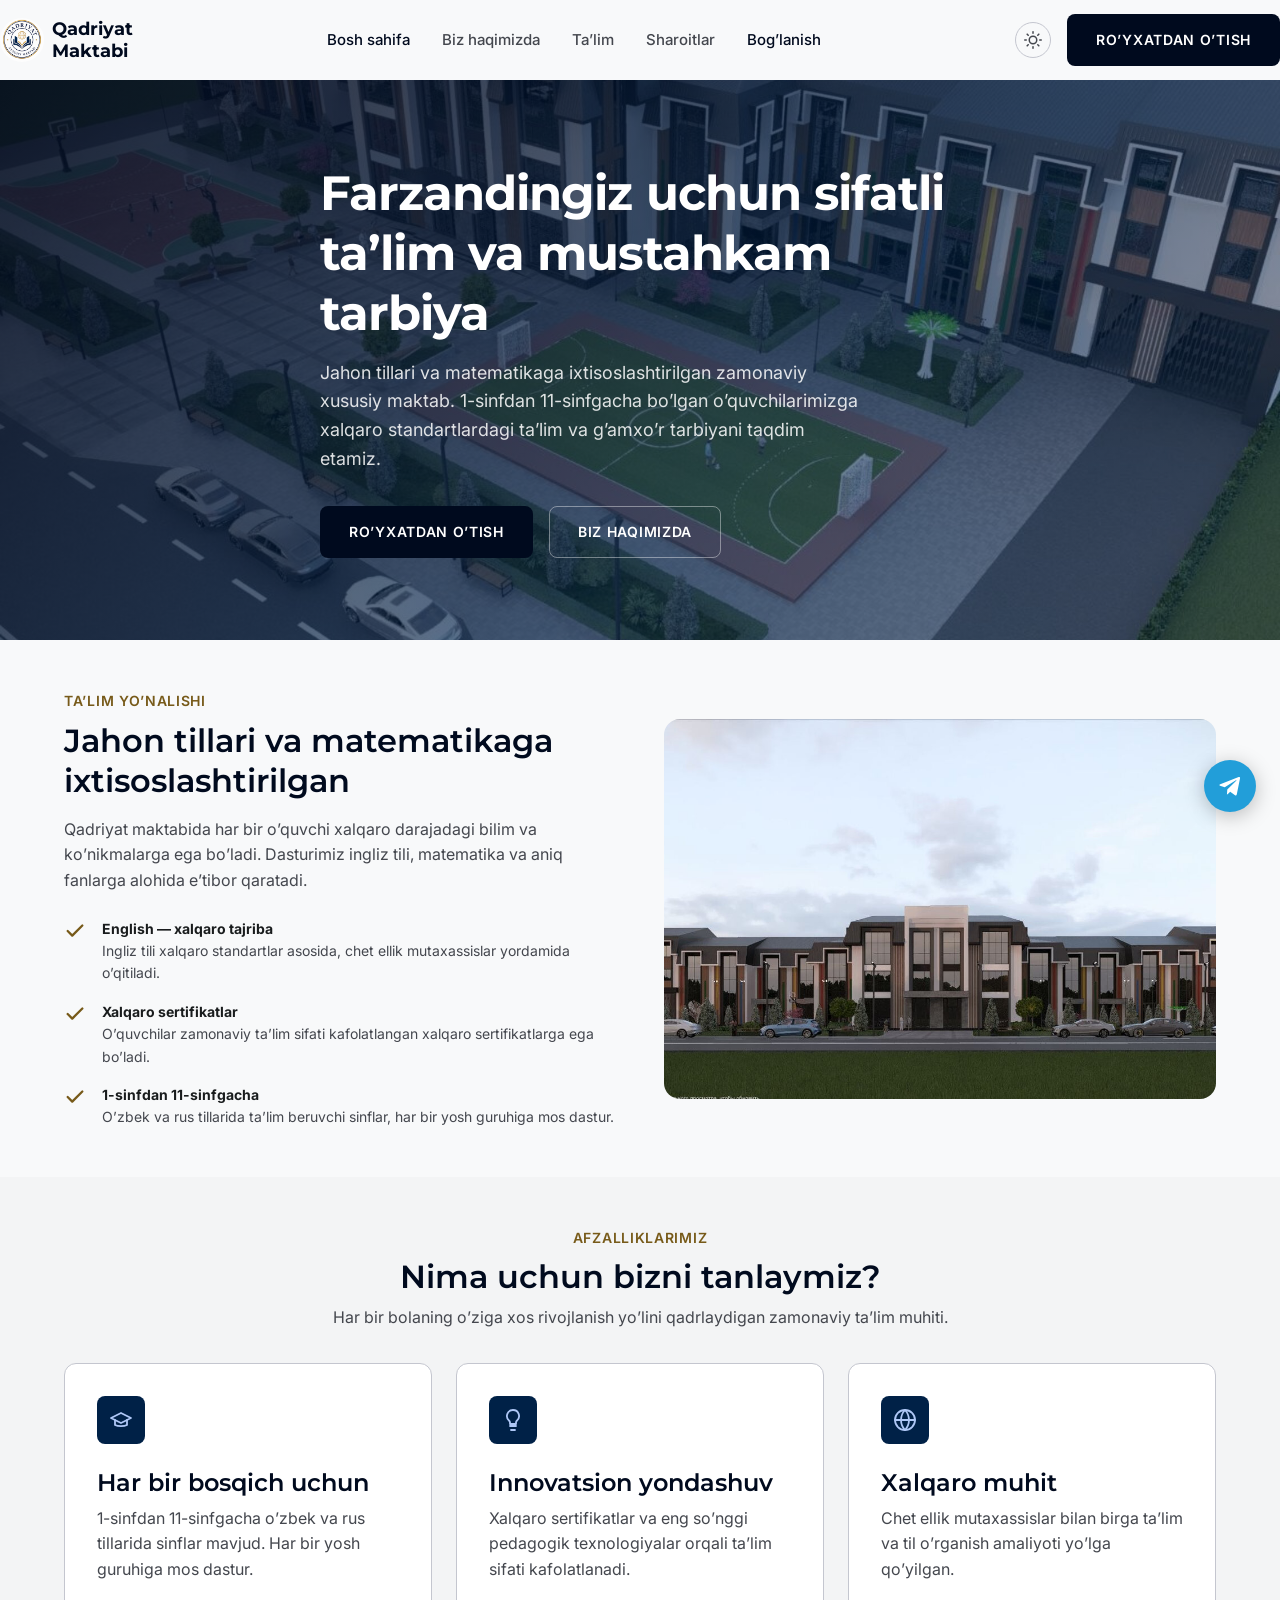
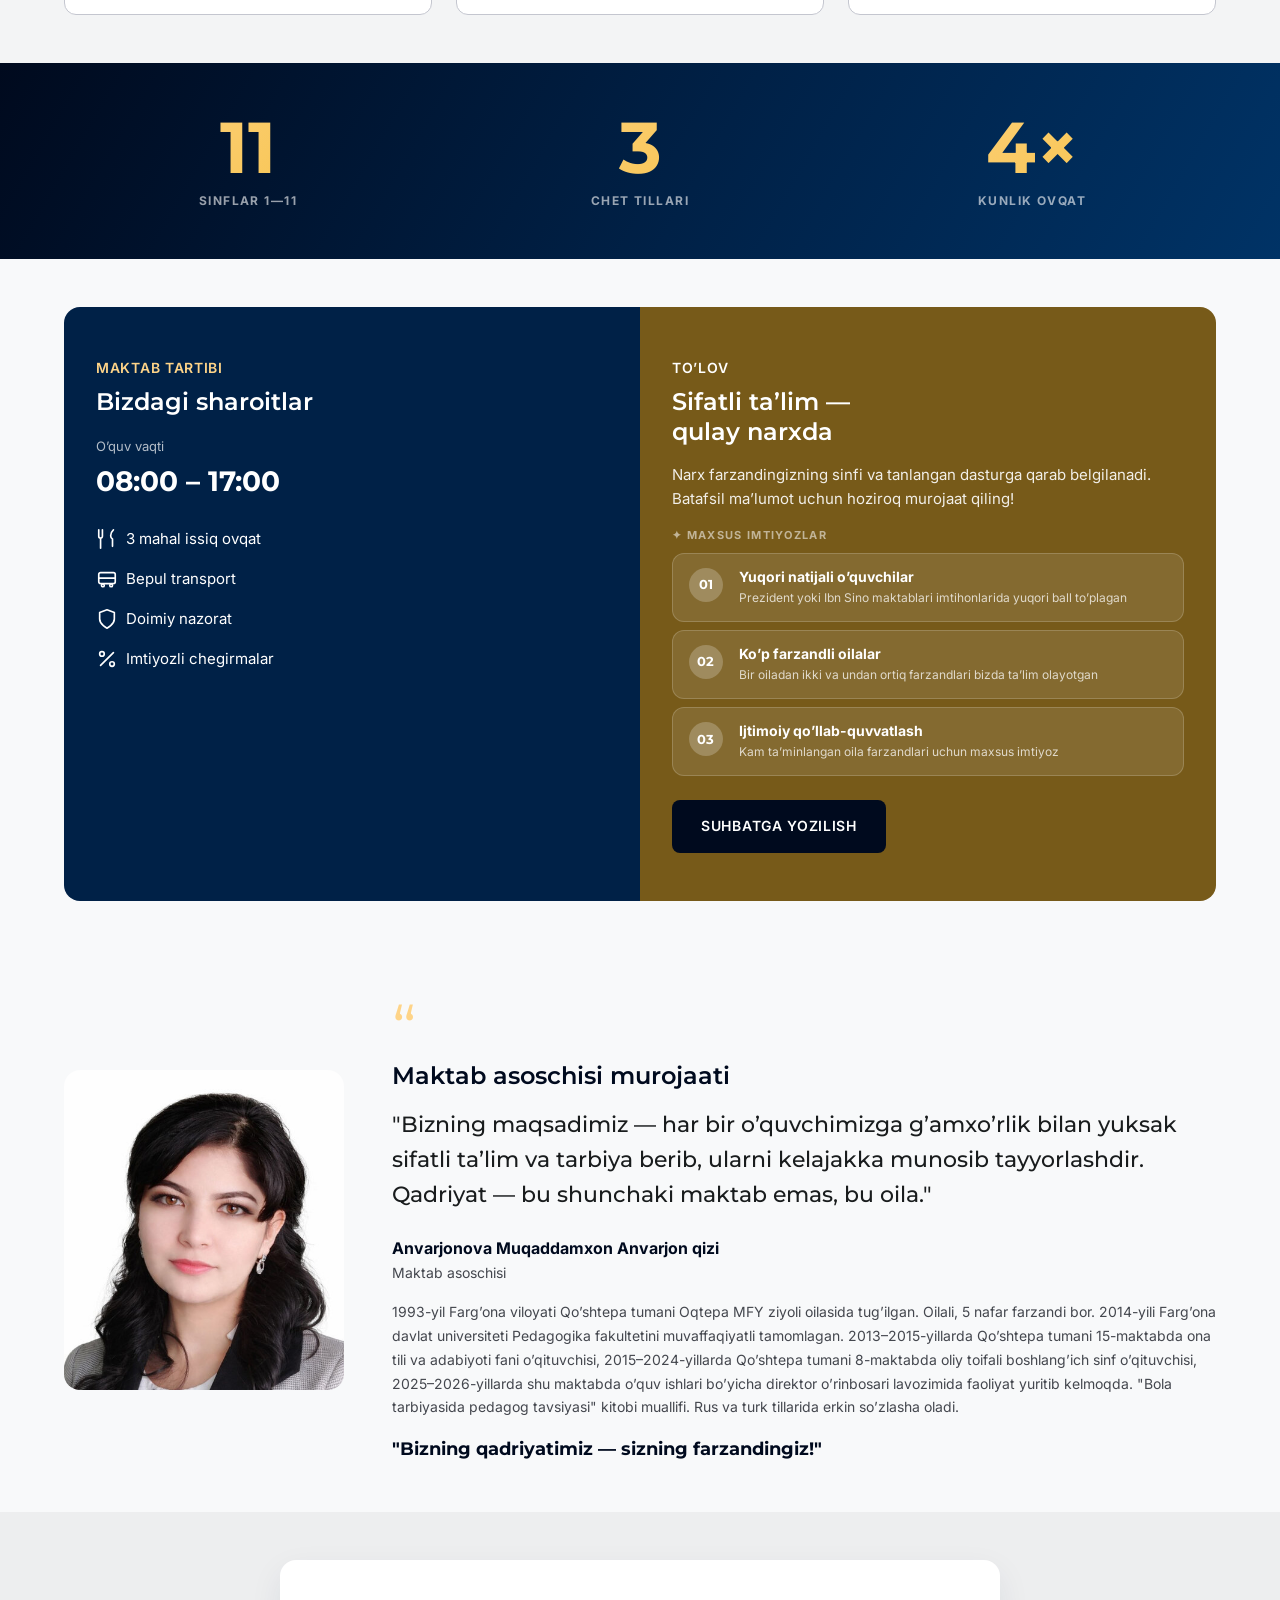
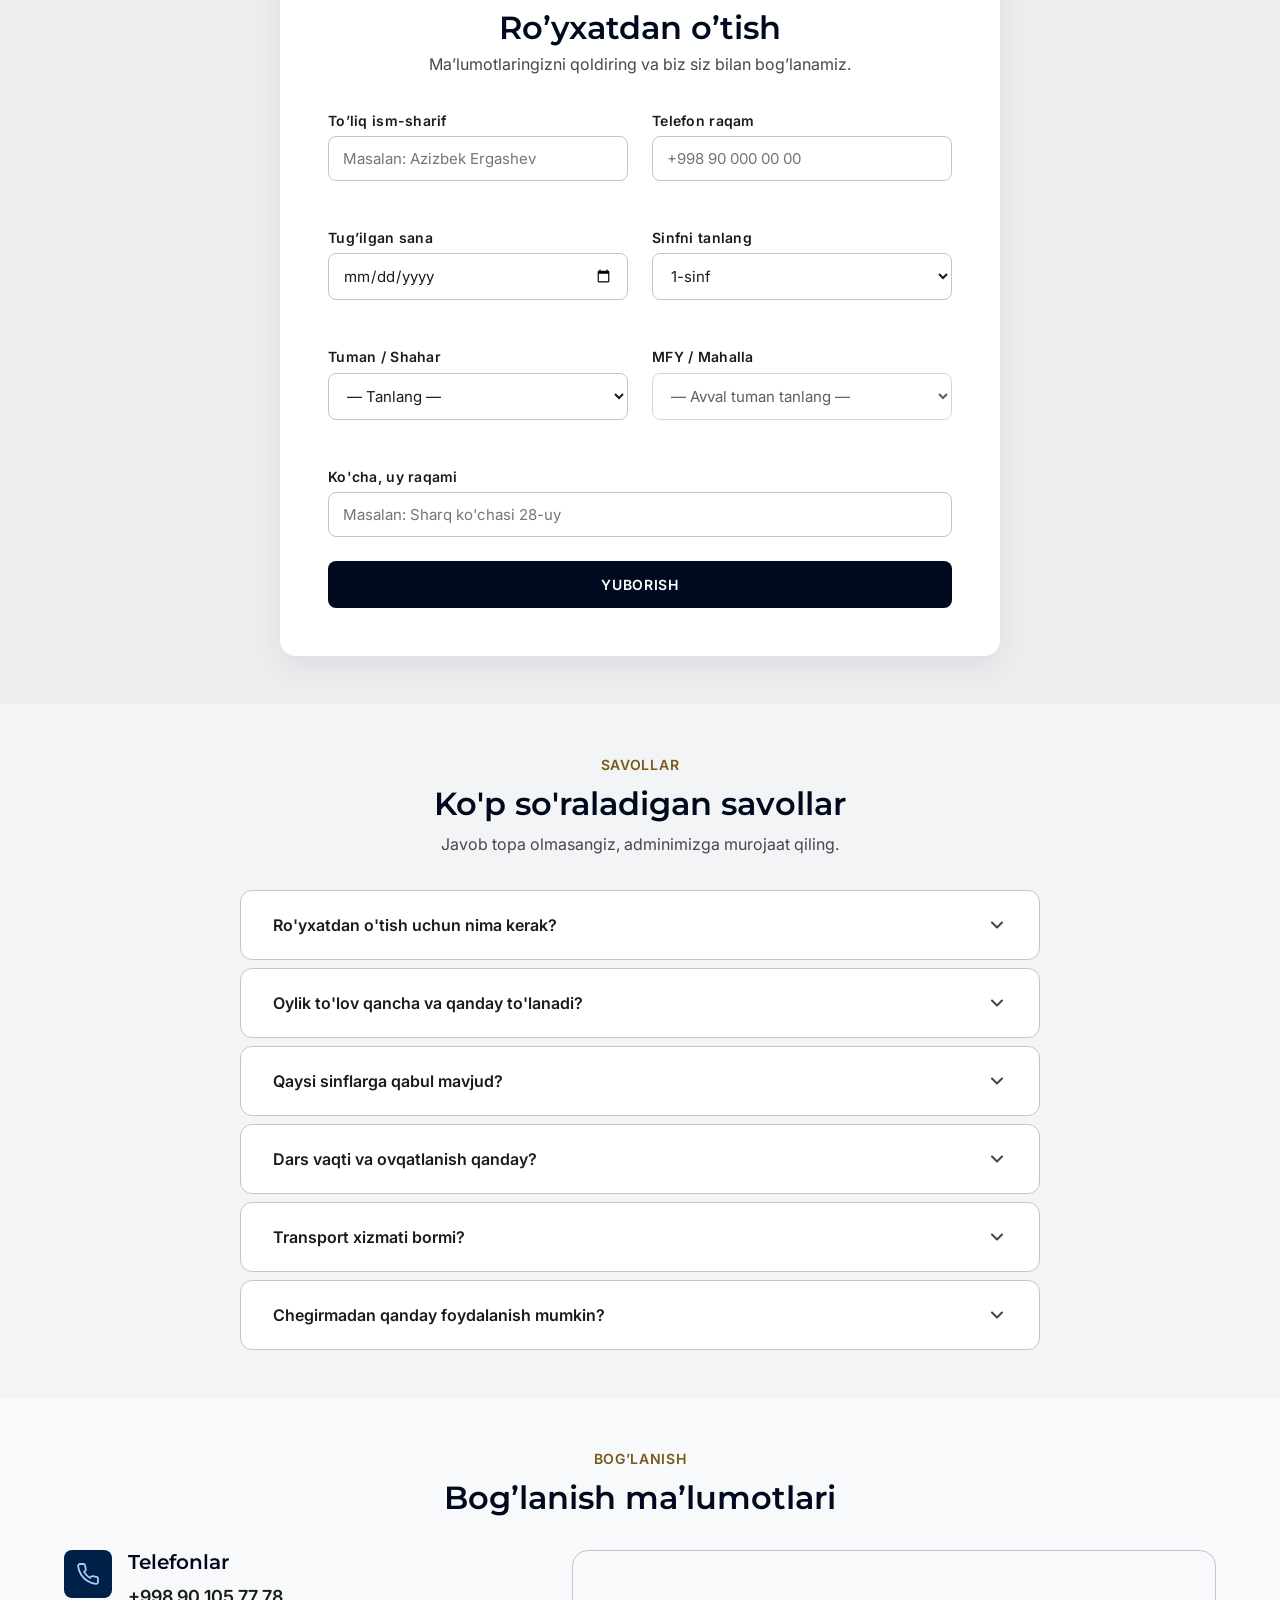
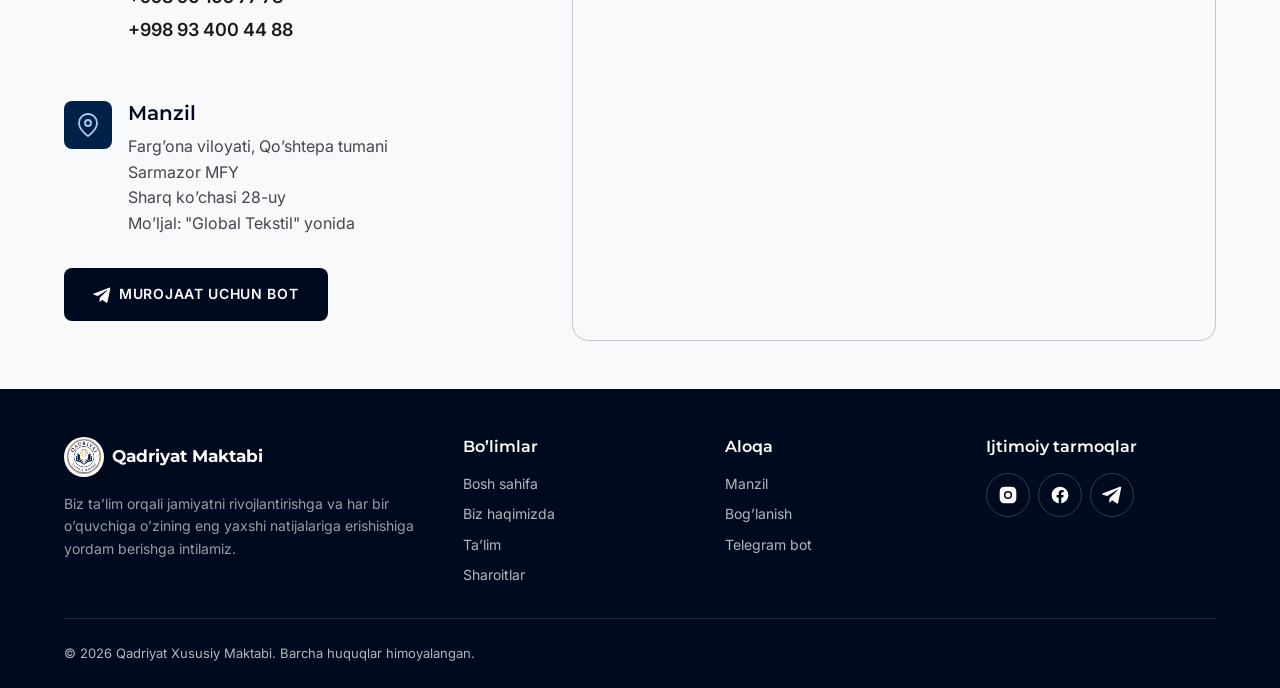
<file: website/index.html>
<!DOCTYPE html>
<html lang="uz">
<head>
  <meta charset="UTF-8">
  <meta name="viewport" content="width=device-width, initial-scale=1.0">
  <title>Qadriyat Xususiy Maktabi — Bosh sahifa</title>
  <meta name="description" content="Qadriyat Xususiy Maktabi — jahon tillari va matematikaga ixtisoslashtirilgan zamonaviy ta’lim. 1-11 sinflar uchun ro’yxatdan o’ting.">
  <link rel="icon" href="assets/img/logo.png" type="image/png">
  <link rel="preconnect" href="https://fonts.googleapis.com">
  <link href="https://fonts.googleapis.com/css2?family=Inter:wght@400;500;600;700&family=Montserrat:wght@600;700&display=swap" rel="stylesheet">
  <link rel="stylesheet" href="assets/css/style.css">
</head>
<body>
  <header class="site-header">
    <div class="container nav">
      <a href="index.html" class="nav-brand">
        <img src="assets/img/logo.png" alt="Qadriyat Maktabi logotipi">
        <span>Qadriyat<br>Maktabi</span>
      </a>
      <nav class="nav-links">
        <a href="index.html">Bosh sahifa</a>
        <a href="biz-haqimizda.html">Biz haqimizda</a>
        <a href="talim.html">Ta’lim</a>
        <a href="sharoitlar.html">Sharoitlar</a>
        <a href="index.html#contact">Bog’lanish</a>
      </nav>
      <div class="nav-actions">
        <button type="button" class="dark-toggle" id="dark-toggle" aria-label="Tungi rejim">
          <svg class="icon-sun" viewBox="0 0 24 24" fill="none" stroke="currentColor" stroke-width="2" stroke-linecap="round" stroke-linejoin="round" width="18" height="18"><circle cx="12" cy="12" r="5"/><line x1="12" y1="1" x2="12" y2="3"/><line x1="12" y1="21" x2="12" y2="23"/><line x1="4.22" y1="4.22" x2="5.64" y2="5.64"/><line x1="18.36" y1="18.36" x2="19.78" y2="19.78"/><line x1="1" y1="12" x2="3" y2="12"/><line x1="21" y1="12" x2="23" y2="12"/><line x1="4.22" y1="19.78" x2="5.64" y2="18.36"/><line x1="18.36" y1="5.64" x2="19.78" y2="4.22"/></svg>
          <svg class="icon-moon" viewBox="0 0 24 24" fill="none" stroke="currentColor" stroke-width="2" stroke-linecap="round" stroke-linejoin="round" width="18" height="18"><path d="M21 12.79A9 9 0 1 1 11.21 3 7 7 0 0 0 21 12.79z"/></svg>
        </button>
        <a href="index.html#registration" class="btn btn-primary">Ro’yxatdan o’tish</a>
        <button class="nav-toggle" aria-label="Menyuni ochish">
          <span></span><span></span><span></span>
        </button>
      </div>
    </div>
  </header>

  <section class="hero">
    <div class="hero-bg" style="background-image: url('assets/img/hero-bino.jpg');"></div>
    <div class="container">
      <div class="hero-content">
        <h1>Farzandingiz uchun sifatli ta’lim va mustahkam tarbiya</h1>
        <p>
          Jahon tillari va matematikaga ixtisoslashtirilgan zamonaviy xususiy maktab.
          1-sinfdan 11-sinfgacha bo’lgan o’quvchilarimizga xalqaro standartlardagi
          ta’lim va g’amxo’r tarbiyani taqdim etamiz.
        </p>
        <div class="hero-actions">
          <a href="#registration" class="btn btn-primary">Ro’yxatdan o’tish</a>
          <a href="biz-haqimizda.html" class="btn btn-ghost-light">Biz haqimizda</a>
        </div>
      </div>
    </div>
  </section>

  <section>
    <div class="container split">
      <div>
        <span class="label">Ta’lim yo’nalishi</span>
        <h2>Jahon tillari va matematikaga ixtisoslashtirilgan</h2>
        <p style="margin-top: var(--space-md);">
          Qadriyat maktabida har bir o’quvchi xalqaro darajadagi bilim va ko’nikmalarga
          ega bo’ladi. Dasturimiz ingliz tili, matematika va aniq fanlarga
          alohida e’tibor qaratadi.
        </p>
        <ul class="check-list">
          <li>
            <svg viewBox="0 0 24 24" fill="none" stroke="currentColor" stroke-width="2.5" stroke-linecap="round" stroke-linejoin="round"><polyline points="20 6 9 17 4 12"/></svg>
            <span>
              <strong>English — xalqaro tajriba</strong>
              <span>Ingliz tili xalqaro standartlar asosida, chet ellik mutaxassislar yordamida o’qitiladi.</span>
            </span>
          </li>
          <li>
            <svg viewBox="0 0 24 24" fill="none" stroke="currentColor" stroke-width="2.5" stroke-linecap="round" stroke-linejoin="round"><polyline points="20 6 9 17 4 12"/></svg>
            <span>
              <strong>Xalqaro sertifikatlar</strong>
              <span>O’quvchilar zamonaviy ta’lim sifati kafolatlangan xalqaro sertifikatlarga ega bo’ladi.</span>
            </span>
          </li>
          <li>
            <svg viewBox="0 0 24 24" fill="none" stroke="currentColor" stroke-width="2.5" stroke-linecap="round" stroke-linejoin="round"><polyline points="20 6 9 17 4 12"/></svg>
            <span>
              <strong>1-sinfdan 11-sinfgacha</strong>
              <span>O’zbek va rus tillarida ta’lim beruvchi sinflar, har bir yosh guruhiga mos dastur.</span>
            </span>
          </li>
        </ul>
      </div>
      <img src="assets/img/bino-ichki.jpg" alt="Qadriyat maktabi binosi ichkarida">
    </div>
  </section>

  <section class="section-alt">
    <div class="container">
      <div class="section-header">
        <span class="label">Afzalliklarimiz</span>
        <h2>Nima uchun bizni tanlaymiz?</h2>
        <p>Har bir bolaning o’ziga xos rivojlanish yo’lini qadrlaydigan zamonaviy ta’lim muhiti.</p>
      </div>
      <div class="card-grid">
        <div class="card">
          <div class="card-icon">
            <svg viewBox="0 0 24 24" fill="none" stroke="currentColor" stroke-width="1.8" stroke-linecap="round" stroke-linejoin="round"><path d="M22 10 12 5 2 10l10 5 10-5Z"/><path d="M6 12v5c3 1.5 9 1.5 12 0v-5"/></svg>
          </div>
          <h3>Har bir bosqich uchun</h3>
          <p>1-sinfdan 11-sinfgacha o’zbek va rus tillarida sinflar mavjud. Har bir yosh guruhiga mos dastur.</p>
        </div>
        <div class="card">
          <div class="card-icon">
            <svg viewBox="0 0 24 24" fill="none" stroke="currentColor" stroke-width="1.8" stroke-linecap="round" stroke-linejoin="round"><path d="M9 18h6"/><path d="M10 22h4"/><path d="M12 2a6 6 0 0 0-4 10.5c.6.5 1 1.3 1 2.1V16h6v-1.4c0-.8.4-1.6 1-2.1A6 6 0 0 0 12 2Z"/></svg>
          </div>
          <h3>Innovatsion yondashuv</h3>
          <p>Xalqaro sertifikatlar va eng so’nggi pedagogik texnologiyalar orqali ta’lim sifati kafolatlanadi.</p>
        </div>
        <div class="card">
          <div class="card-icon">
            <svg viewBox="0 0 24 24" fill="none" stroke="currentColor" stroke-width="1.8" stroke-linecap="round" stroke-linejoin="round"><circle cx="12" cy="12" r="10"/><path d="M2 12h20"/><path d="M12 2a15 15 0 0 1 4 10 15 15 0 0 1-4 10 15 15 0 0 1-4-10 15 15 0 0 1 4-10Z"/></svg>
          </div>
          <h3>Xalqaro muhit</h3>
          <p>Chet ellik mutaxassislar bilan birga ta’lim va til o’rganish amaliyoti yo’lga qo’yilgan.</p>
        </div>
      </div>
    </div>
  </section>

  <!-- ===== Stats ===== -->
  <section class="stats-section">
    <div class="container">
      <div class="stats-grid">
        <div class="stat-item">
          <div class="stat-number" data-target="11">0</div>
          <div class="stat-label">Sinflar 1—11</div>
        </div>
        <div class="stat-item">
          <div class="stat-number" data-target="3">0</div>
          <div class="stat-label">Chet tillari</div>
        </div>
        <div class="stat-item">
          <div class="stat-number" data-target="4" data-suffix="×">0</div>
          <div class="stat-label">Kunlik ovqat</div>
        </div>
      </div>
    </div>
  </section>

  <section>
    <div class="container">
      <div class="split-cta">
        <div class="panel-navy">
          <span class="label" style="color: var(--color-secondary-container);">Maktab tartibi</span>
          <h3>Bizdagi sharoitlar</h3>
          <div style="margin: var(--space-md) 0;">
            <span class="fact-list-label" style="opacity:.7; font-size:13px;">O’quv vaqti</span>
            <div style="font-family: var(--font-heading); font-size: 28px; font-weight:700;">08:00 – 17:00</div>
          </div>
          <ul class="fact-list">
            <li>
              <svg viewBox="0 0 24 24" fill="none" stroke="currentColor" stroke-width="1.8" stroke-linecap="round" stroke-linejoin="round" width="22" height="22"><path d="M3 2v7c0 1.1.9 2 2 2h0a2 2 0 0 0 2-2V2"/><path d="M5 12v10"/><path d="M19 2c-1.7 1.5-3 3.7-3 6.5 0 1.9.8 3 2 3.5v8"/></svg>
              3 mahal issiq ovqat
            </li>
            <li>
              <svg viewBox="0 0 24 24" fill="none" stroke="currentColor" stroke-width="1.8" stroke-linecap="round" stroke-linejoin="round" width="22" height="22"><rect x="3" y="5" width="18" height="12" rx="2"/><path d="M3 11h18"/><circle cx="7.5" cy="19" r="1.5"/><circle cx="16.5" cy="19" r="1.5"/></svg>
              Bepul transport
            </li>
            <li>
              <svg viewBox="0 0 24 24" fill="none" stroke="currentColor" stroke-width="1.8" stroke-linecap="round" stroke-linejoin="round" width="22" height="22"><path d="M12 22s8-4 8-10V5l-8-3-8 3v7c0 6 8 10 8 10Z"/></svg>
              Doimiy nazorat
            </li>
            <li>
              <svg viewBox="0 0 24 24" fill="none" stroke="currentColor" stroke-width="1.8" stroke-linecap="round" stroke-linejoin="round" width="22" height="22"><line x1="19" y1="5" x2="5" y2="19"/><circle cx="6.5" cy="6.5" r="2.5"/><circle cx="17.5" cy="17.5" r="2.5"/></svg>
              Imtiyozli chegirmalar
            </li>
          </ul>
        </div>
        <div class="panel-gold">
          <span class="label" style="color: var(--color-on-secondary);">To’lov</span>
          <h3>Sifatli ta’lim —<br>qulay narxda</h3>
          <p style="color:rgba(255,255,255,0.9); font-size:15px; margin: var(--space-md) 0; line-height:1.6;">
            Narx farzandingizning sinfi va tanlangan dasturga qarab belgilanadi.
            Batafsil ma’lumot uchun hoziroq murojaat qiling!
          </p>
          <p class="discount-label">✦ Maxsus imtiyozlar</p>
          <div class="discount-cards">
            <div class="discount-card">
              <span class="discount-num">01</span>
              <div>
                <strong>Yuqori natijali o’quvchilar</strong>
                <p>Prezident yoki Ibn Sino maktablari imtihonlarida yuqori ball to’plagan</p>
              </div>
            </div>
            <div class="discount-card">
              <span class="discount-num">02</span>
              <div>
                <strong>Ko’p farzandli oilalar</strong>
                <p>Bir oiladan ikki va undan ortiq farzandlari bizda ta’lim olayotgan</p>
              </div>
            </div>
            <div class="discount-card">
              <span class="discount-num">03</span>
              <div>
                <strong>Ijtimoiy qo’llab-quvvatlash</strong>
                <p>Kam ta’minlangan oila farzandlari uchun maxsus imtiyoz</p>
              </div>
            </div>
          </div>
          <div style="margin-top: var(--space-lg);">
            <a href="#registration" class="btn btn-primary">Suhbatga yozilish</a>
          </div>
        </div>
      </div>
    </div>
  </section>

  <section id="asoschisi">
    <div class="container">
      <div class="testimonial">
        <img src="assets/img/asoschi.jpg" alt="Maktab asoschisi">
        <div>
          <div class="quote-mark">&ldquo;</div>
          <h3 style="margin-bottom: var(--space-sm);">Maktab asoschisi murojaati</h3>
          <blockquote>
            "Bizning maqsadimiz — har bir o’quvchimizga g’amxo’rlik bilan yuksak sifatli
            ta’lim va tarbiya berib, ularni kelajakka munosib tayyorlashdir.
            Qadriyat — bu shunchaki maktab emas, bu oila."
          </blockquote>
          <cite>Anvarjonova Muqaddamxon Anvarjon qizi</cite>
          <span class="role">Maktab asoschisi</span>
          <p class="founder-bio">
            1993-yil Farg’ona viloyati Qo’shtepa tumani Oqtepa MFY ziyoli oilasida tug’ilgan.
            Oilali, 5 nafar farzandi bor. 2014-yili Farg’ona davlat universiteti Pedagogika
            fakultetini muvaffaqiyatli tamomlagan. 2013–2015-yillarda Qo’shtepa tumani
            15-maktabda ona tili va adabiyoti fani o’qituvchisi, 2015–2024-yillarda Qo’shtepa
            tumani 8-maktabda oliy toifali boshlang’ich sinf o’qituvchisi, 2025–2026-yillarda
            shu maktabda o’quv ishlari bo’yicha direktor o’rinbosari lavozimida faoliyat
            yuritib kelmoqda. "Bola tarbiyasida pedagog tavsiyasi" kitobi muallifi.
            Rus va turk tillarida erkin so’zlasha oladi.
          </p>
          <p class="founder-motto">"Bizning qadriyatimiz — sizning farzandingiz!"</p>
        </div>
      </div>
    </div>
  </section>


  <section id="registration" class="reg-section">
    <div class="container">
      <div class="reg-card">
        <h2>Ro’yxatdan o’tish</h2>
        <p>Ma’lumotlaringizni qoldiring va biz siz bilan bog’lanamiz.</p>
        <form id="registration-form" novalidate>
          <div class="form-grid">
            <div class="field">
              <label for="full_name">To’liq ism-sharif</label>
              <input type="text" id="full_name" name="full_name" placeholder="Masalan: Azizbek Ergashev" required>
              <div class="field-error" data-error-for="full_name"></div>
            </div>
            <div class="field">
              <label for="phone">Telefon raqam</label>
              <input type="tel" id="phone" name="phone" placeholder="+998 90 000 00 00" required>
              <div class="field-error" data-error-for="phone"></div>
            </div>
          </div>
          <div class="form-grid">
            <div class="field">
              <label for="birth_date">Tug’ilgan sana</label>
              <input type="date" id="birth_date" name="birth_date" required>
              <div class="field-error" data-error-for="birth_date"></div>
            </div>
            <div class="field">
              <label for="grade">Sinfni tanlang</label>
              <select id="grade" name="grade" required>
                <option value="1">1-sinf</option>
                <option value="2">2-sinf</option>
                <option value="3">3-sinf</option>
                <option value="4">4-sinf</option>
                <option value="5">5-sinf</option>
                <option value="6">6-sinf</option>
                <option value="7">7-sinf</option>
                <option value="8">8-sinf</option>
                <option value="9">9-sinf</option>
                <option value="10">10-sinf</option>
                <option value="11">11-sinf</option>
              </select>
              <div class="field-error" data-error-for="grade"></div>
            </div>
          </div>
          <div class="form-grid">
            <div class="field">
              <label for="tuman">Tuman / Shahar</label>
              <select id="tuman" name="tuman" required>
                <option value="">— Tanlang —</option>
              </select>
              <div class="field-error" data-error-for="location"></div>
            </div>
            <div class="field">
              <label for="mfy">MFY / Mahalla</label>
              <select id="mfy" name="mfy" required disabled>
                <option value="">— Avval tuman tanlang —</option>
              </select>
            </div>
            <div class="field field-full">
              <label for="kocha">Ko'cha, uy raqami</label>
              <input type="text" id="kocha" name="kocha" placeholder="Masalan: Sharq ko'chasi 28-uy">
            </div>
            <input type="hidden" id="location" name="location">
          </div>
          <button type="submit" class="btn btn-primary btn-block">Yuborish</button>
          <div id="form-message" class="form-message"></div>
        </form>
      </div>
    </div>
  </section>

  <!-- ===== FAQ ===== -->
  <section id="faq" class="section-alt">
    <div class="container">
      <div class="section-header">
        <span class="label">Savollar</span>
        <h2>Ko'p so'raladigan savollar</h2>
        <p>Javob topa olmasangiz, adminimizga murojaat qiling.</p>
      </div>
      <div class="faq-list">
        <div class="faq-item">
          <button type="button" class="faq-question">
            Ro'yxatdan o'tish uchun nima kerak?
            <svg class="faq-chevron" viewBox="0 0 24 24" fill="none" stroke="currentColor" stroke-width="2.5" stroke-linecap="round" stroke-linejoin="round"><polyline points="6 9 12 15 18 9"/></svg>
          </button>
          <div class="faq-answer">
            <p>Faqat ariza topshirish kifoya — saytdagi forma yoki Telegram bot orqali. Hujjatlar suhbat vaqtida talab qilinadi. Ariza qabul qilingach, operator 1–2 ish kuni ichida siz bilan bog'lanadi.</p>
          </div>
        </div>
        <div class="faq-item">
          <button type="button" class="faq-question">
            Oylik to'lov qancha va qanday to'lanadi?
            <svg class="faq-chevron" viewBox="0 0 24 24" fill="none" stroke="currentColor" stroke-width="2.5" stroke-linecap="round" stroke-linejoin="round"><polyline points="6 9 12 15 18 9"/></svg>
          </button>
          <div class="faq-answer">
            <p>To'lov miqdori farzandingizning sinfi va dasturiga qarab belgilanadi. To'lov bank o'tkazmasi yoki naqd orqali amalga oshiriladi. Aniq narxni bilish uchun <a href="#registration" class="faq-link">murojaat qiling</a> — operatorlarimiz tushuntiradi.</p>
          </div>
        </div>
        <div class="faq-item">
          <button type="button" class="faq-question">
            Qaysi sinflarga qabul mavjud?
            <svg class="faq-chevron" viewBox="0 0 24 24" fill="none" stroke="currentColor" stroke-width="2.5" stroke-linecap="round" stroke-linejoin="round"><polyline points="6 9 12 15 18 9"/></svg>
          </button>
          <div class="faq-answer">
            <p>1-sinfdan 11-sinfgacha barcha sinflarga qabul mavjud. O'zbek tili va rus tili bo'limlari ishlaydi. 1-sinfga kirish uchun bola 6–7 yoshda bo'lishi lozim.</p>
          </div>
        </div>
        <div class="faq-item">
          <button type="button" class="faq-question">
            Dars vaqti va ovqatlanish qanday?
            <svg class="faq-chevron" viewBox="0 0 24 24" fill="none" stroke="currentColor" stroke-width="2.5" stroke-linecap="round" stroke-linejoin="round"><polyline points="6 9 12 15 18 9"/></svg>
          </button>
          <div class="faq-answer">
            <p>Darslar <strong>8:00 da boshlanib, 17:00 da tugaydi.</strong> Maktab o'quvchilarga 3 mahal issiq va sifatli ovqat taqdim etadi. Sanitariya-gigiyena me'yorlariga to'liq amal qilinadi.</p>
          </div>
        </div>
        <div class="faq-item">
          <button type="button" class="faq-question">
            Transport xizmati bormi?
            <svg class="faq-chevron" viewBox="0 0 24 24" fill="none" stroke="currentColor" stroke-width="2.5" stroke-linecap="round" stroke-linejoin="round"><polyline points="6 9 12 15 18 9"/></svg>
          </button>
          <div class="faq-answer">
            <p>Ha, <strong>barcha o'quvchilar uchun bepul transport xizmati</strong> mavjud. Marshrut va vaqt jadvali maktab ma'muriyati tomonidan belgilanadi.</p>
          </div>
        </div>
        <div class="faq-item">
          <button type="button" class="faq-question">
            Chegirmadan qanday foydalanish mumkin?
            <svg class="faq-chevron" viewBox="0 0 24 24" fill="none" stroke="currentColor" stroke-width="2.5" stroke-linecap="round" stroke-linejoin="round"><polyline points="6 9 12 15 18 9"/></svg>
          </button>
          <div class="faq-answer">
            <p>Chegirma olish uchun tegishli hujjatlarni (Prezident/Ibn Sino imtihon natijasi, oila holati to'g'risidagi guvohnoma va h.k.) maktab ma'muryatiga topshiring. Chegirma miqdori individual belgilanadi.</p>
          </div>
        </div>
      </div>
    </div>
  </section>

  <section id="contact">
    <div class="container">
      <div class="section-header" style="margin-bottom: var(--space-xl);">
        <span class="label">Bog’lanish</span>
        <h2>Bog’lanish ma’lumotlari</h2>
      </div>
      <div class="contact-grid">
        <div class="contact-info">
          <div class="icon-row">
            <div class="card-icon">
              <svg viewBox="0 0 24 24" fill="none" stroke="currentColor" stroke-width="1.8" stroke-linecap="round" stroke-linejoin="round"><path d="M22 16.92v3a2 2 0 0 1-2.18 2 19.79 19.79 0 0 1-8.63-3.07 19.5 19.5 0 0 1-6-6 19.79 19.79 0 0 1-3.07-8.67A2 2 0 0 1 4.11 2h3a2 2 0 0 1 2 1.72c.13.99.36 1.96.68 2.89a2 2 0 0 1-.45 2.11L8.09 9.91a16 16 0 0 0 6 6l1.19-1.27a2 2 0 0 1 2.11-.45c.93.32 1.9.55 2.89.68A2 2 0 0 1 22 16.92Z"/></svg>
            </div>
            <div>
              <h4>Telefonlar</h4>
              <div class="phones">
                <a href="tel:+998901057778">+998 90 105 77 78</a>
                <a href="tel:+998934004488">+998 93 400 44 88</a>
              </div>
            </div>
          </div>
          <div class="icon-row">
            <div class="card-icon">
              <svg viewBox="0 0 24 24" fill="none" stroke="currentColor" stroke-width="1.8" stroke-linecap="round" stroke-linejoin="round"><path d="M21 10c0 7-9 13-9 13s-9-6-9-13a9 9 0 1 1 18 0Z"/><circle cx="12" cy="10" r="3"/></svg>
            </div>
            <div>
              <h4>Manzil</h4>
              <p>Farg’ona viloyati, Qo’shtepa tumani<br>Sarmazor MFY<br>Sharq ko’chasi 28-uy<br>Mo’ljal: "Global Tekstil" yonida</p>
            </div>
          </div>
          <a href="https://t.me/qadriyat_school_qabulbot" target="_blank" rel="noopener" class="btn btn-primary">
            <svg viewBox="0 0 24 24" width="18" height="18" fill="currentColor"><path d="M9.04 15.83l-.378 5.327c.54 0 .773-.232 1.053-.512l2.527-2.421 5.24 3.817c.96.53 1.644.252 1.89-.89L22.91 3.84c.345-1.43-.516-2.005-1.45-1.66L1.36 10.02c-1.39.54-1.37 1.31-.235 1.66l5.13 1.602L18.4 5.83c.567-.37 1.084-.165.658.205z"/></svg>
            Murojaat uchun bot
          </a>
        </div>
        <div class="map-frame">
          <iframe
            src="https://www.google.com/maps/embed?pb=!1m13!1m8!1m3!1d5385.516794329181!2d71.672938!3d40.436154!3m2!1i1024!2i768!4f13.1!3m2!1m1!2zNDDCsDI2JzEwLjIiTiA3McKwNDAnMjIuNiJF!5e1!3m2!1sen!2s!4v1781520124693!5m2!1sen!2s"
            loading="lazy"
            referrerpolicy="no-referrer-when-downgrade"
            title="Qadriyat maktabi manzili"></iframe>
          <a href="https://maps.app.goo.gl/ihZaUE6aaKNv6W9R7" target="_blank" rel="noopener" class="btn btn-ghost" style="margin-top: var(--space-md);">Xaritada ko’rish</a>
        </div>
      </div>
    </div>
  </section>

  <footer class="site-footer">
    <div class="container">
      <div class="footer-grid">
        <div>
          <div class="footer-brand">
            <img src="assets/img/logo.png" alt="Qadriyat Maktabi logotipi">
            <span>Qadriyat Maktabi</span>
          </div>
          <p style="color: rgba(255,255,255,0.6); font-size: 14px;">
            Biz ta’lim orqali jamiyatni rivojlantirishga va har bir o’quvchiga
            o’zining eng yaxshi natijalariga erishishiga yordam berishga intilamiz.
          </p>
        </div>
        <div>
          <h4>Bo’limlar</h4>
          <div class="footer-links">
            <a href="index.html">Bosh sahifa</a>
            <a href="biz-haqimizda.html">Biz haqimizda</a>
            <a href="talim.html">Ta’lim</a>
            <a href="sharoitlar.html">Sharoitlar</a>
          </div>
        </div>
        <div>
          <h4>Aloqa</h4>
          <div class="footer-links">
            <a href="https://maps.app.goo.gl/ihZaUE6aaKNv6W9R7" target="_blank" rel="noopener">Manzil</a>
            <a href="index.html#contact">Bog’lanish</a>
            <a href="https://t.me/qadriyat_school_qabulbot" target="_blank" rel="noopener">Telegram bot</a>
          </div>
        </div>
        <div>
          <h4>Ijtimoiy tarmoqlar</h4>
          <div class="social-icons">
            <a href="#" aria-label="Instagram" target="_blank" rel="noopener">
              <svg viewBox="0 0 24 24"><path d="M12 2c2.717 0 3.056.01 4.122.06 1.065.05 1.79.217 2.428.465.66.254 1.216.598 1.772 1.153a4.908 4.908 0 0 1 1.153 1.772c.247.637.415 1.363.465 2.428.047 1.066.06 1.405.06 4.122 0 2.717-.01 3.056-.06 4.122-.05 1.065-.218 1.79-.465 2.428a4.883 4.883 0 0 1-1.153 1.772 4.915 4.915 0 0 1-1.772 1.153c-.637.247-1.363.415-2.428.465-1.066.047-1.405.06-4.122.06-2.717 0-3.056-.01-4.122-.06-1.065-.05-1.79-.218-2.428-.465a4.89 4.89 0 0 1-1.772-1.153 4.904 4.904 0 0 1-1.153-1.772c-.248-.637-.415-1.363-.465-2.428C2.013 15.056 2 14.717 2 12c0-2.717.01-3.056.06-4.122.05-1.066.217-1.79.465-2.428a4.88 4.88 0 0 1 1.153-1.772A4.897 4.897 0 0 1 5.45 2.525c.638-.248 1.362-.415 2.428-.465C8.944 2.013 9.283 2 12 2zm0 5.135a4.865 4.865 0 1 0 0 9.73 4.865 4.865 0 0 0 0-9.73zm0 1.802a3.063 3.063 0 1 1 0 6.126 3.063 3.063 0 0 1 0-6.126zm6.538-2.002a1.2 1.2 0 1 1-2.4 0 1.2 1.2 0 0 1 2.4 0z"/></svg>
            </a>
            <a href="#" aria-label="Facebook" target="_blank" rel="noopener">
              <svg viewBox="0 0 24 24"><path d="M22 12.06C22 6.505 17.523 2 12 2S2 6.505 2 12.06c0 5.018 3.657 9.184 8.438 9.94v-7.03H7.898v-2.91h2.54V9.845c0-2.507 1.493-3.89 3.776-3.89 1.094 0 2.238.195 2.238.195v2.46h-1.26c-1.243 0-1.63.773-1.63 1.564v1.876h2.773l-.443 2.91h-2.33V22c4.78-.756 8.438-4.922 8.438-9.94z"/></svg>
            </a>
            <a href="https://t.me/qadriyat_xususiy_maktab" aria-label="Telegram" target="_blank" rel="noopener">
              <svg viewBox="0 0 24 24"><path d="M9.04 15.83l-.378 5.327c.54 0 .773-.232 1.053-.512l2.527-2.421 5.24 3.817c.96.53 1.644.252 1.89-.89L22.91 3.84c.345-1.43-.516-2.005-1.45-1.66L1.36 10.02c-1.39.54-1.37 1.31-.235 1.66l5.13 1.602L18.4 5.83c.567-.37 1.084-.165.658.205z"/></svg>
            </a>
          </div>
        </div>
      </div>
      <div class="footer-bottom">
        <span>&copy; 2026 Qadriyat Xususiy Maktabi. Barcha huquqlar himoyalangan.</span>
      </div>
    </div>
  </footer>

  <!-- Floating buttons -->
  <div class="float-buttons">
    <a href="https://t.me/qadriyat_xususiy_maktab" class="float-btn float-telegram" aria-label="Telegram" target="_blank" rel="noopener">
      <svg viewBox="0 0 24 24" fill="currentColor"><path d="M9.04 15.83l-.378 5.327c.54 0 .773-.232 1.053-.512l2.527-2.421 5.24 3.817c.96.53 1.644.252 1.89-.89L22.91 3.84c.345-1.43-.516-2.005-1.45-1.66L1.36 10.02c-1.39.54-1.37 1.31-.235 1.66l5.13 1.602L18.4 5.83c.567-.37 1.084-.165.658.205z"/></svg>
    </a>
    <button type="button" class="float-btn float-top" id="scroll-top" aria-label="Yuqoriga">
      <svg viewBox="0 0 24 24" fill="none" stroke="currentColor" stroke-width="2.5" stroke-linecap="round" stroke-linejoin="round"><polyline points="18 15 12 9 6 15"/></svg>
    </button>
  </div>

  <script src="assets/js/locations.js"></script>
  <script src="assets/js/main.js"></script>
</body>
</html>
</file>
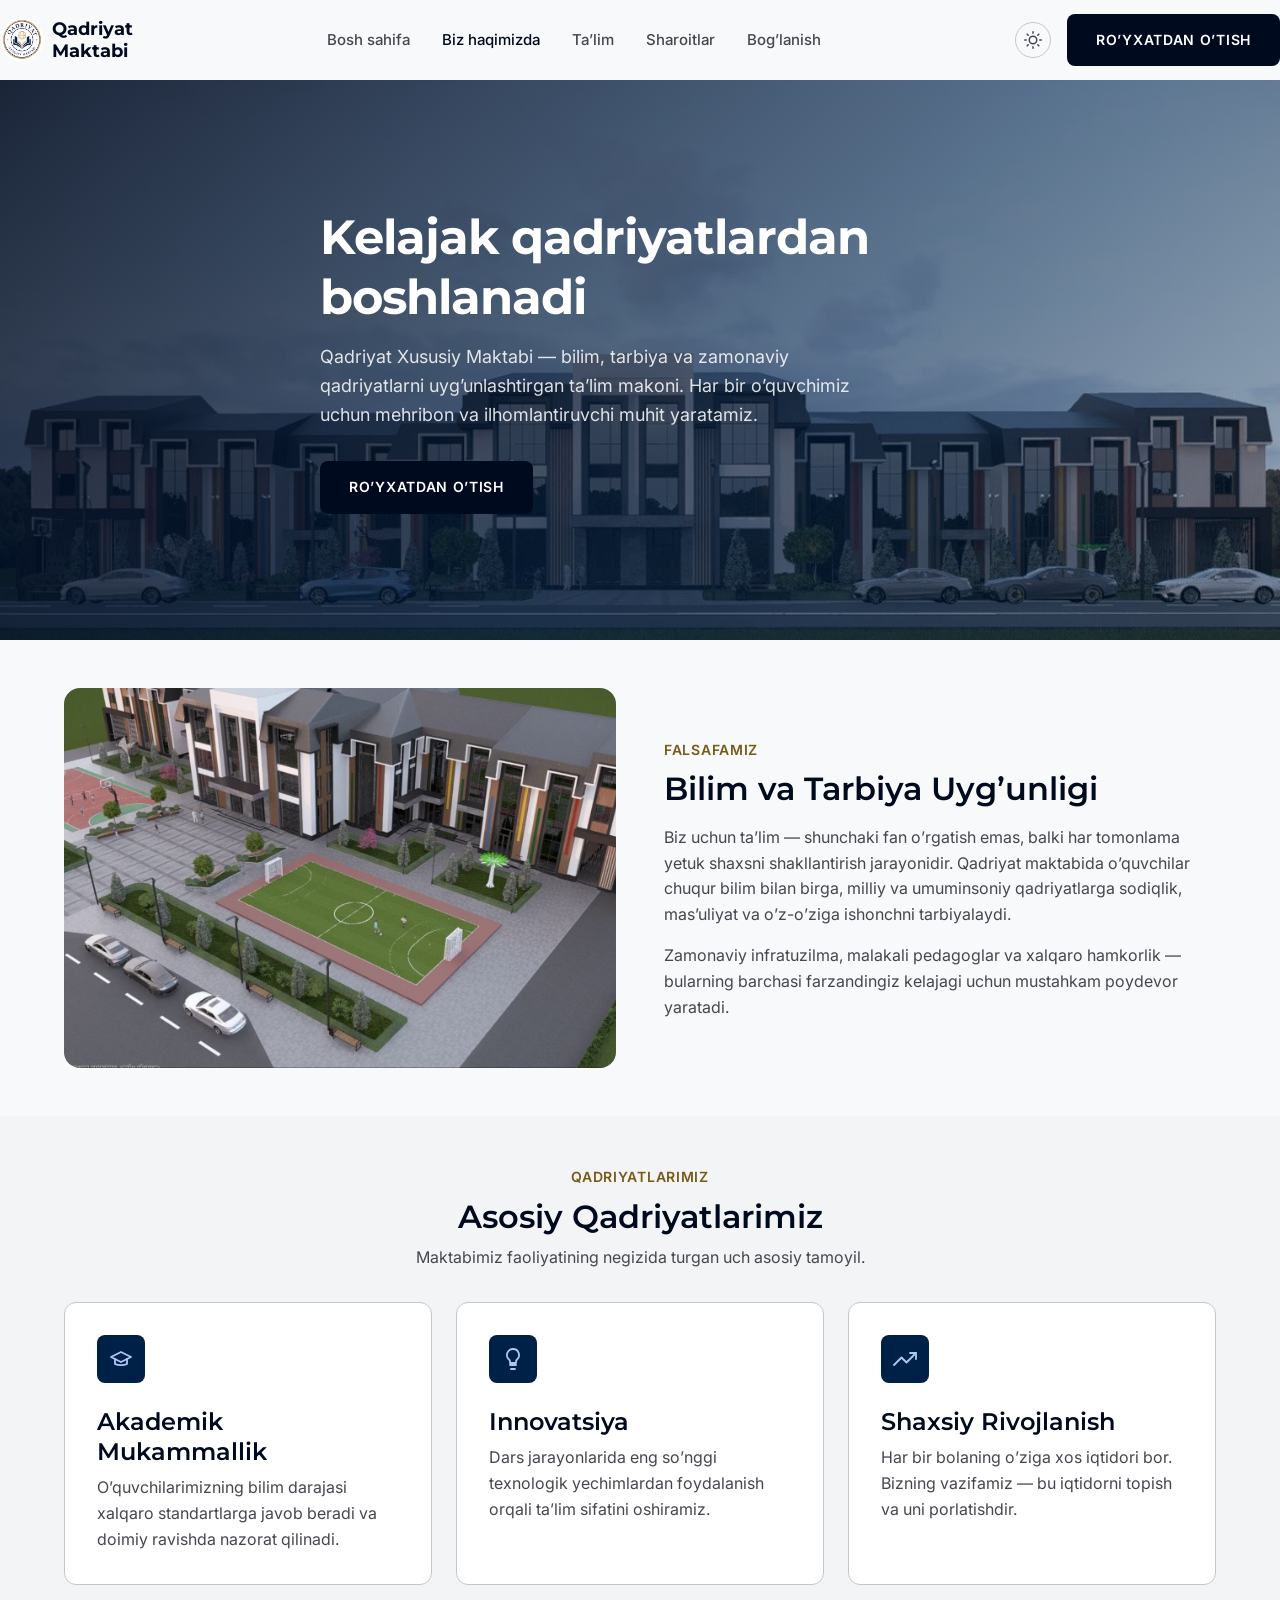
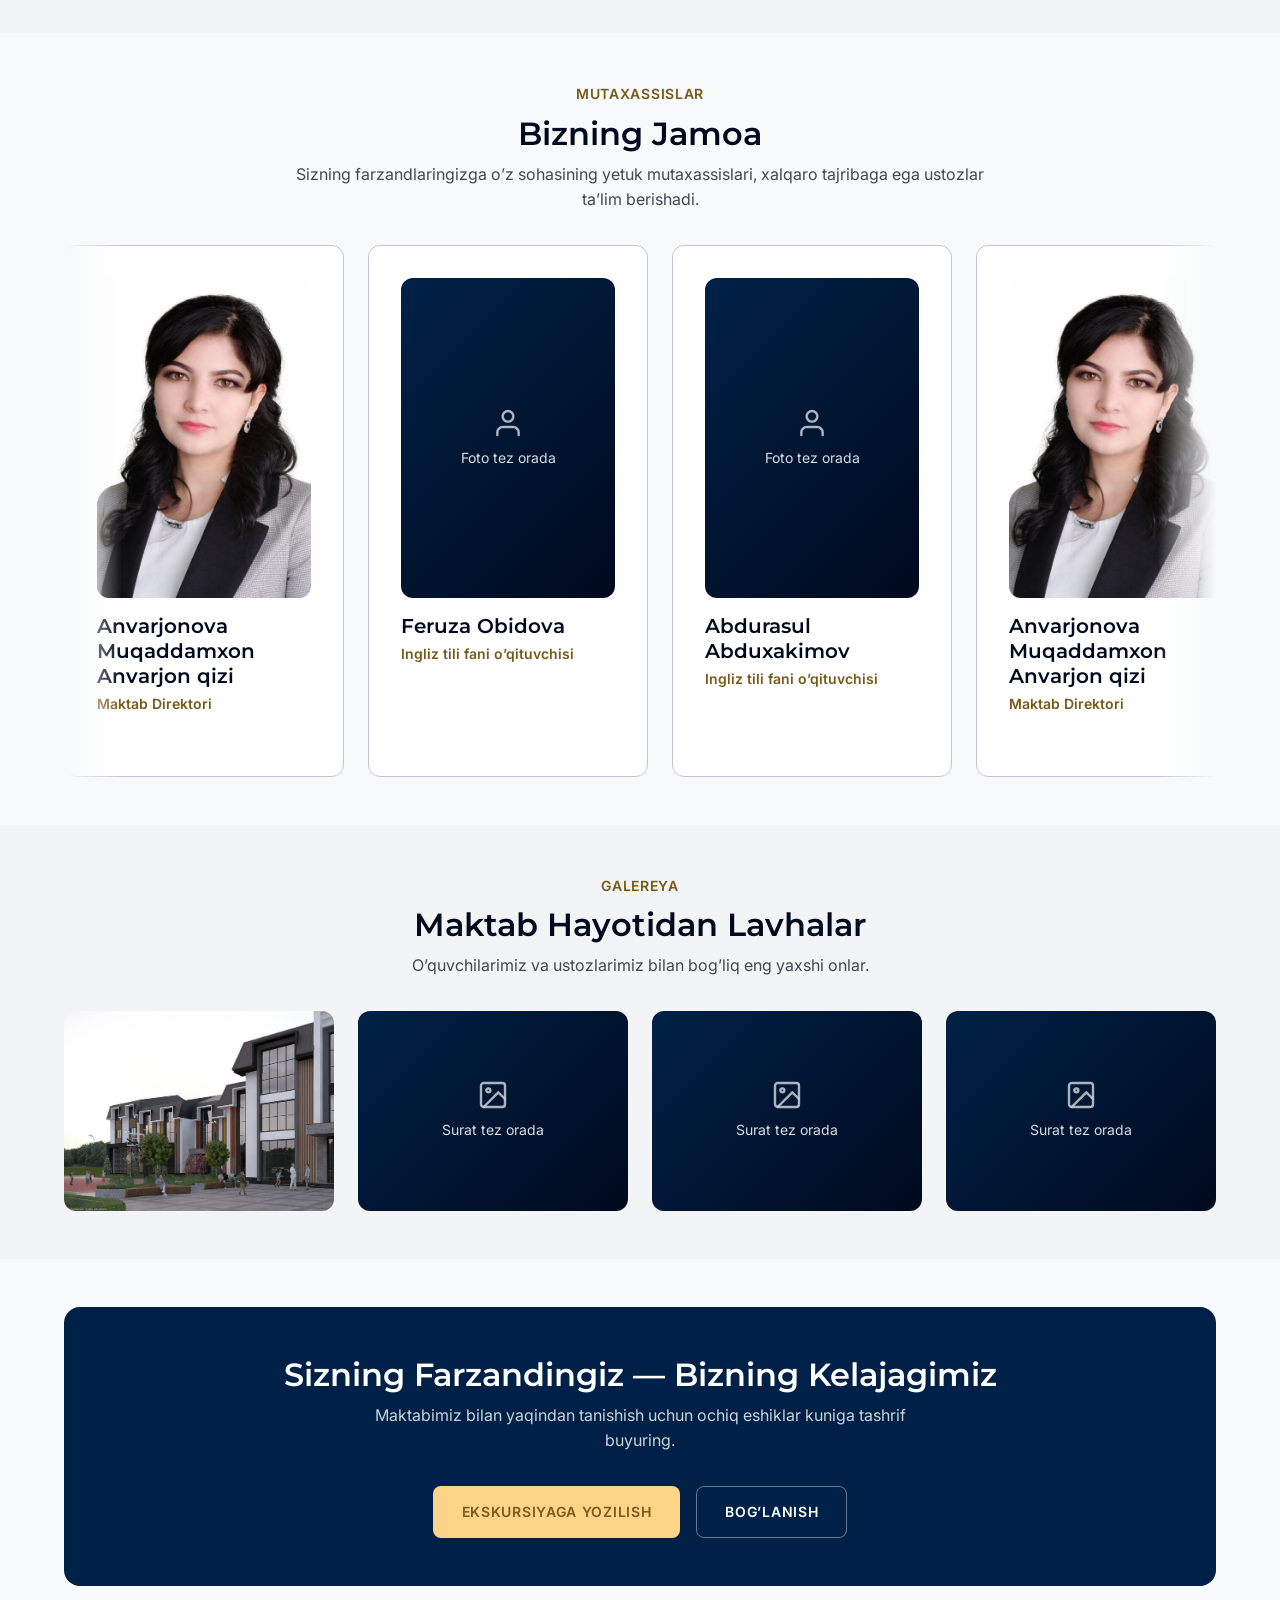
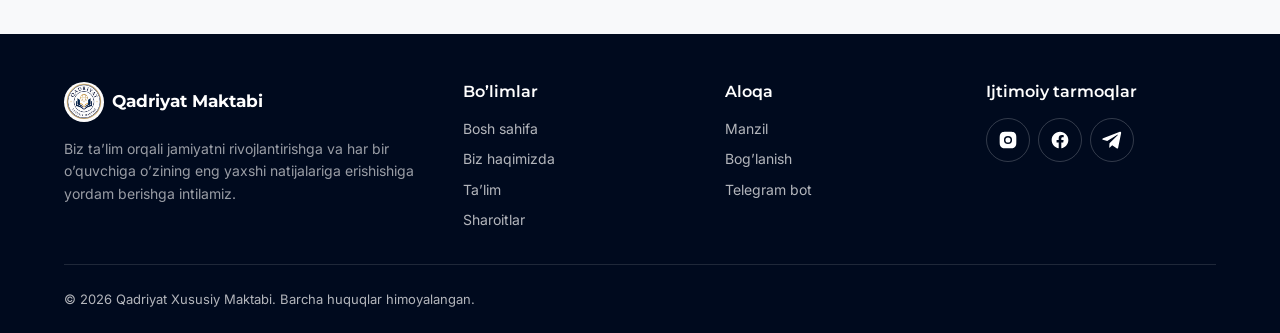
<file: website/biz-haqimizda.html>
<!DOCTYPE html>
<html lang="uz">
<head>
  <meta charset="UTF-8">
  <meta name="viewport" content="width=device-width, initial-scale=1.0">
  <title>Biz haqimizda — Qadriyat Xususiy Maktabi</title>
  <meta name="description" content="Qadriyat Xususiy Maktabi haqida: qadriyatlarimiz, jamoamiz va maktab hayotidan lavhalar.">
  <link rel="icon" href="assets/img/logo.png" type="image/png">
  <link rel="preconnect" href="https://fonts.googleapis.com">
  <link href="https://fonts.googleapis.com/css2?family=Inter:wght@400;500;600;700&family=Montserrat:wght@600;700&display=swap" rel="stylesheet">
  <link rel="stylesheet" href="assets/css/style.css">
</head>
<body>
  <header class="site-header">
    <div class="container nav">
      <a href="index.html" class="nav-brand">
        <img src="assets/img/logo.png" alt="Qadriyat Maktabi logotipi">
        <span>Qadriyat<br>Maktabi</span>
      </a>
      <nav class="nav-links">
        <a href="index.html">Bosh sahifa</a>
        <a href="biz-haqimizda.html">Biz haqimizda</a>
        <a href="talim.html">Ta’lim</a>
        <a href="sharoitlar.html">Sharoitlar</a>
        <a href="index.html#contact">Bog’lanish</a>
      </nav>
      <div class="nav-actions">
        <button type="button" class="dark-toggle" id="dark-toggle" aria-label="Tungi rejim">
          <svg class="icon-sun" viewBox="0 0 24 24" fill="none" stroke="currentColor" stroke-width="2" stroke-linecap="round" stroke-linejoin="round" width="18" height="18"><circle cx="12" cy="12" r="5"/><line x1="12" y1="1" x2="12" y2="3"/><line x1="12" y1="21" x2="12" y2="23"/><line x1="4.22" y1="4.22" x2="5.64" y2="5.64"/><line x1="18.36" y1="18.36" x2="19.78" y2="19.78"/><line x1="1" y1="12" x2="3" y2="12"/><line x1="21" y1="12" x2="23" y2="12"/><line x1="4.22" y1="19.78" x2="5.64" y2="18.36"/><line x1="18.36" y1="5.64" x2="19.78" y2="4.22"/></svg>
          <svg class="icon-moon" viewBox="0 0 24 24" fill="none" stroke="currentColor" stroke-width="2" stroke-linecap="round" stroke-linejoin="round" width="18" height="18"><path d="M21 12.79A9 9 0 1 1 11.21 3 7 7 0 0 0 21 12.79z"/></svg>
        </button>
        <a href="index.html#registration" class="btn btn-primary">Ro’yxatdan o’tish</a>
        <button class="nav-toggle" aria-label="Menyuni ochish">
          <span></span><span></span><span></span>
        </button>
      </div>
    </div>
  </header>

  <section class="hero">
    <div class="hero-bg" style="background-image: url('assets/img/bino-ichki.jpg');"></div>
    <div class="container">
      <div class="hero-content">
        <h1>Kelajak qadriyatlardan boshlanadi</h1>
        <p>
          Qadriyat Xususiy Maktabi — bilim, tarbiya va zamonaviy qadriyatlarni
          uyg’unlashtirgan ta’lim makoni. Har bir o’quvchimiz uchun mehribon
          va ilhomlantiruvchi muhit yaratamiz.
        </p>
        <div class="hero-actions">
          <a href="index.html#registration" class="btn btn-primary">Ro’yxatdan o’tish</a>
        </div>
      </div>
    </div>
  </section>

  <section>
    <div class="container split">
      <img src="assets/img/hero-bino.jpg" alt="Qadriyat maktabi binosi">
      <div>
        <span class="label">Falsafamiz</span>
        <h2>Bilim va Tarbiya Uyg’unligi</h2>
        <p style="margin-top: var(--space-md);">
          Biz uchun ta’lim — shunchaki fan o’rgatish emas, balki har tomonlama
          yetuk shaxsni shakllantirish jarayonidir. Qadriyat maktabida o’quvchilar
          chuqur bilim bilan birga, milliy va umuminsoniy qadriyatlarga sodiqlik,
          mas’uliyat va o’z-o’ziga ishonchni tarbiyalaydi.
        </p>
        <p style="margin-top: var(--space-md);">
          Zamonaviy infratuzilma, malakali pedagoglar va xalqaro hamkorlik —
          bularning barchasi farzandingiz kelajagi uchun mustahkam poydevor yaratadi.
        </p>
      </div>
    </div>
  </section>

  <section class="section-alt">
    <div class="container">
      <div class="section-header">
        <span class="label">Qadriyatlarimiz</span>
        <h2>Asosiy Qadriyatlarimiz</h2>
        <p>Maktabimiz faoliyatining negizida turgan uch asosiy tamoyil.</p>
      </div>
      <div class="card-grid">
        <div class="card">
          <div class="card-icon">
            <svg viewBox="0 0 24 24" fill="none" stroke="currentColor" stroke-width="1.8" stroke-linecap="round" stroke-linejoin="round"><path d="M22 10 12 5 2 10l10 5 10-5Z"/><path d="M6 12v5c3 1.5 9 1.5 12 0v-5"/></svg>
          </div>
          <h3>Akademik Mukammallik</h3>
          <p>O’quvchilarimizning bilim darajasi xalqaro standartlarga javob beradi va doimiy ravishda nazorat qilinadi.</p>
        </div>
        <div class="card">
          <div class="card-icon">
            <svg viewBox="0 0 24 24" fill="none" stroke="currentColor" stroke-width="1.8" stroke-linecap="round" stroke-linejoin="round"><path d="M9 18h6"/><path d="M10 22h4"/><path d="M12 2a6 6 0 0 0-4 10.5c.6.5 1 1.3 1 2.1V16h6v-1.4c0-.8.4-1.6 1-2.1A6 6 0 0 0 12 2Z"/></svg>
          </div>
          <h3>Innovatsiya</h3>
          <p>Dars jarayonlarida eng so’nggi texnologik yechimlardan foydalanish orqali ta’lim sifatini oshiramiz.</p>
        </div>
        <div class="card">
          <div class="card-icon">
            <svg viewBox="0 0 24 24" fill="none" stroke="currentColor" stroke-width="1.8" stroke-linecap="round" stroke-linejoin="round"><polyline points="23 6 13.5 15.5 8.5 10.5 1 18"/><polyline points="17 6 23 6 23 12"/></svg>
          </div>
          <h3>Shaxsiy Rivojlanish</h3>
          <p>Har bir bolaning o’ziga xos iqtidori bor. Bizning vazifamiz — bu iqtidorni topish va uni porlatishdir.</p>
        </div>
      </div>
    </div>
  </section>

  <section>
    <div class="container">
      <div class="section-header">
        <span class="label">Mutaxassislar</span>
        <h2>Bizning Jamoa</h2>
        <p>Sizning farzandlaringizga o’z sohasining yetuk mutaxassislari, xalqaro tajribaga ega ustozlar ta’lim berishadi.</p>
      </div>
      <div class="team-carousel">
        <div class="team-track">
          <a href="index.html#asoschisi" class="card team-card team-card-link">
            <img src="assets/img/direktor.jpg" alt="Anvarjonova Muqaddamxon Anvarjon qizi">
            <h4>Anvarjonova Muqaddamxon Anvarjon qizi</h4>
            <span class="role">Maktab Direktori</span>
            <span class="team-hint">Asoschidan murojaatni o'qish →</span>
          </a>
          <div class="card team-card">
            <div class="img-placeholder">
              <svg viewBox="0 0 24 24" fill="none" stroke="currentColor" stroke-width="1.8" stroke-linecap="round" stroke-linejoin="round"><path d="M20 21v-2a4 4 0 0 0-4-4H8a4 4 0 0 0-4 4v2"/><circle cx="12" cy="7" r="4"/></svg>
              <span>Foto tez orada</span>
            </div>
            <h4>Feruza Obidova</h4>
            <span class="role">Ingliz tili fani o’qituvchisi</span>
          </div>
          <div class="card team-card">
            <div class="img-placeholder">
              <svg viewBox="0 0 24 24" fill="none" stroke="currentColor" stroke-width="1.8" stroke-linecap="round" stroke-linejoin="round"><path d="M20 21v-2a4 4 0 0 0-4-4H8a4 4 0 0 0-4 4v2"/><circle cx="12" cy="7" r="4"/></svg>
              <span>Foto tez orada</span>
            </div>
            <h4>Abdurasul Abduxakimov</h4>
            <span class="role">Ingliz tili fani o’qituvchisi</span>
          </div>
          <a href="index.html#asoschisi" class="card team-card team-card-link" aria-hidden="true" tabindex="-1">
            <img src="assets/img/direktor.jpg" alt="">
            <h4>Anvarjonova Muqaddamxon Anvarjon qizi</h4>
            <span class="role">Maktab Direktori</span>
            <span class="team-hint">Asoschidan murojaatni o'qish →</span>
          </a>
          <div class="card team-card" aria-hidden="true">
            <div class="img-placeholder">
              <svg viewBox="0 0 24 24" fill="none" stroke="currentColor" stroke-width="1.8" stroke-linecap="round" stroke-linejoin="round"><path d="M20 21v-2a4 4 0 0 0-4-4H8a4 4 0 0 0-4 4v2"/><circle cx="12" cy="7" r="4"/></svg>
              <span>Foto tez orada</span>
            </div>
            <h4>Feruza Obidova</h4>
            <span class="role">Ingliz tili fani o’qituvchisi</span>
          </div>
          <div class="card team-card" aria-hidden="true">
            <div class="img-placeholder">
              <svg viewBox="0 0 24 24" fill="none" stroke="currentColor" stroke-width="1.8" stroke-linecap="round" stroke-linejoin="round"><path d="M20 21v-2a4 4 0 0 0-4-4H8a4 4 0 0 0-4 4v2"/><circle cx="12" cy="7" r="4"/></svg>
              <span>Foto tez orada</span>
            </div>
            <h4>Abdurasul Abduxakimov</h4>
            <span class="role">Ingliz tili fani o’qituvchisi</span>
          </div>
        </div>
      </div>
    </div>
  </section>

  <section class="section-alt">
    <div class="container">
      <div class="section-header">
        <span class="label">Galereya</span>
        <h2>Maktab Hayotidan Lavhalar</h2>
        <p>O’quvchilarimiz va ustozlarimiz bilan bog’liq eng yaxshi onlar.</p>
      </div>
      <div class="gallery-grid">
        <img src="assets/img/maktab-hayoti.jpg" alt="Maktab hayotidan lavha">
        <div class="img-placeholder">
          <svg viewBox="0 0 24 24" fill="none" stroke="currentColor" stroke-width="1.8" stroke-linecap="round" stroke-linejoin="round"><rect x="3" y="3" width="18" height="18" rx="2"/><circle cx="8.5" cy="8.5" r="1.5"/><path d="M21 15l-5-5L5 21"/></svg>
          <span>Surat tez orada</span>
        </div>
        <div class="img-placeholder">
          <svg viewBox="0 0 24 24" fill="none" stroke="currentColor" stroke-width="1.8" stroke-linecap="round" stroke-linejoin="round"><rect x="3" y="3" width="18" height="18" rx="2"/><circle cx="8.5" cy="8.5" r="1.5"/><path d="M21 15l-5-5L5 21"/></svg>
          <span>Surat tez orada</span>
        </div>
        <div class="img-placeholder">
          <svg viewBox="0 0 24 24" fill="none" stroke="currentColor" stroke-width="1.8" stroke-linecap="round" stroke-linejoin="round"><rect x="3" y="3" width="18" height="18" rx="2"/><circle cx="8.5" cy="8.5" r="1.5"/><path d="M21 15l-5-5L5 21"/></svg>
          <span>Surat tez orada</span>
        </div>
      </div>
    </div>
  </section>

  <section>
    <div class="container">
      <div class="cta-banner">
        <h2>Sizning Farzandingiz — Bizning Kelajagimiz</h2>
        <p>Maktabimiz bilan yaqindan tanishish uchun ochiq eshiklar kuniga tashrif buyuring.</p>
        <div class="hero-actions">
          <a href="index.html#registration" class="btn btn-secondary">Ekskursiyaga yozilish</a>
          <a href="index.html#contact" class="btn btn-ghost-light">Bog’lanish</a>
        </div>
      </div>
    </div>
  </section>

  <footer class="site-footer">
    <div class="container">
      <div class="footer-grid">
        <div>
          <div class="footer-brand">
            <img src="assets/img/logo.png" alt="Qadriyat Maktabi logotipi">
            <span>Qadriyat Maktabi</span>
          </div>
          <p style="color: rgba(255,255,255,0.6); font-size: 14px;">
            Biz ta’lim orqali jamiyatni rivojlantirishga va har bir o’quvchiga
            o’zining eng yaxshi natijalariga erishishiga yordam berishga intilamiz.
          </p>
        </div>
        <div>
          <h4>Bo’limlar</h4>
          <div class="footer-links">
            <a href="index.html">Bosh sahifa</a>
            <a href="biz-haqimizda.html">Biz haqimizda</a>
            <a href="talim.html">Ta’lim</a>
            <a href="sharoitlar.html">Sharoitlar</a>
          </div>
        </div>
        <div>
          <h4>Aloqa</h4>
          <div class="footer-links">
            <a href="https://maps.app.goo.gl/ihZaUE6aaKNv6W9R7" target="_blank" rel="noopener">Manzil</a>
            <a href="index.html#contact">Bog’lanish</a>
            <a href="https://t.me/qadriyat_school_qabulbot" target="_blank" rel="noopener">Telegram bot</a>
          </div>
        </div>
        <div>
          <h4>Ijtimoiy tarmoqlar</h4>
          <div class="social-icons">
            <a href="#" aria-label="Instagram" target="_blank" rel="noopener">
              <svg viewBox="0 0 24 24"><path d="M12 2c2.717 0 3.056.01 4.122.06 1.065.05 1.79.217 2.428.465.66.254 1.216.598 1.772 1.153a4.908 4.908 0 0 1 1.153 1.772c.247.637.415 1.363.465 2.428.047 1.066.06 1.405.06 4.122 0 2.717-.01 3.056-.06 4.122-.05 1.065-.218 1.79-.465 2.428a4.883 4.883 0 0 1-1.153 1.772 4.915 4.915 0 0 1-1.772 1.153c-.637.247-1.363.415-2.428.465-1.066.047-1.405.06-4.122.06-2.717 0-3.056-.01-4.122-.06-1.065-.05-1.79-.218-2.428-.465a4.89 4.89 0 0 1-1.772-1.153 4.904 4.904 0 0 1-1.153-1.772c-.248-.637-.415-1.363-.465-2.428C2.013 15.056 2 14.717 2 12c0-2.717.01-3.056.06-4.122.05-1.066.217-1.79.465-2.428a4.88 4.88 0 0 1 1.153-1.772A4.897 4.897 0 0 1 5.45 2.525c.638-.248 1.362-.415 2.428-.465C8.944 2.013 9.283 2 12 2zm0 5.135a4.865 4.865 0 1 0 0 9.73 4.865 4.865 0 0 0 0-9.73zm0 1.802a3.063 3.063 0 1 1 0 6.126 3.063 3.063 0 0 1 0-6.126zm6.538-2.002a1.2 1.2 0 1 1-2.4 0 1.2 1.2 0 0 1 2.4 0z"/></svg>
            </a>
            <a href="#" aria-label="Facebook" target="_blank" rel="noopener">
              <svg viewBox="0 0 24 24"><path d="M22 12.06C22 6.505 17.523 2 12 2S2 6.505 2 12.06c0 5.018 3.657 9.184 8.438 9.94v-7.03H7.898v-2.91h2.54V9.845c0-2.507 1.493-3.89 3.776-3.89 1.094 0 2.238.195 2.238.195v2.46h-1.26c-1.243 0-1.63.773-1.63 1.564v1.876h2.773l-.443 2.91h-2.33V22c4.78-.756 8.438-4.922 8.438-9.94z"/></svg>
            </a>
            <a href="https://t.me/qadriyat_xususiy_maktab" aria-label="Telegram" target="_blank" rel="noopener">
              <svg viewBox="0 0 24 24"><path d="M9.04 15.83l-.378 5.327c.54 0 .773-.232 1.053-.512l2.527-2.421 5.24 3.817c.96.53 1.644.252 1.89-.89L22.91 3.84c.345-1.43-.516-2.005-1.45-1.66L1.36 10.02c-1.39.54-1.37 1.31-.235 1.66l5.13 1.602L18.4 5.83c.567-.37 1.084-.165.658.205z"/></svg>
            </a>
          </div>
        </div>
      </div>
      <div class="footer-bottom">
        <span>&copy; 2026 Qadriyat Xususiy Maktabi. Barcha huquqlar himoyalangan.</span>
      </div>
    </div>
  </footer>

  <script src="assets/js/main.js"></script>
</body>
</html>
</file>
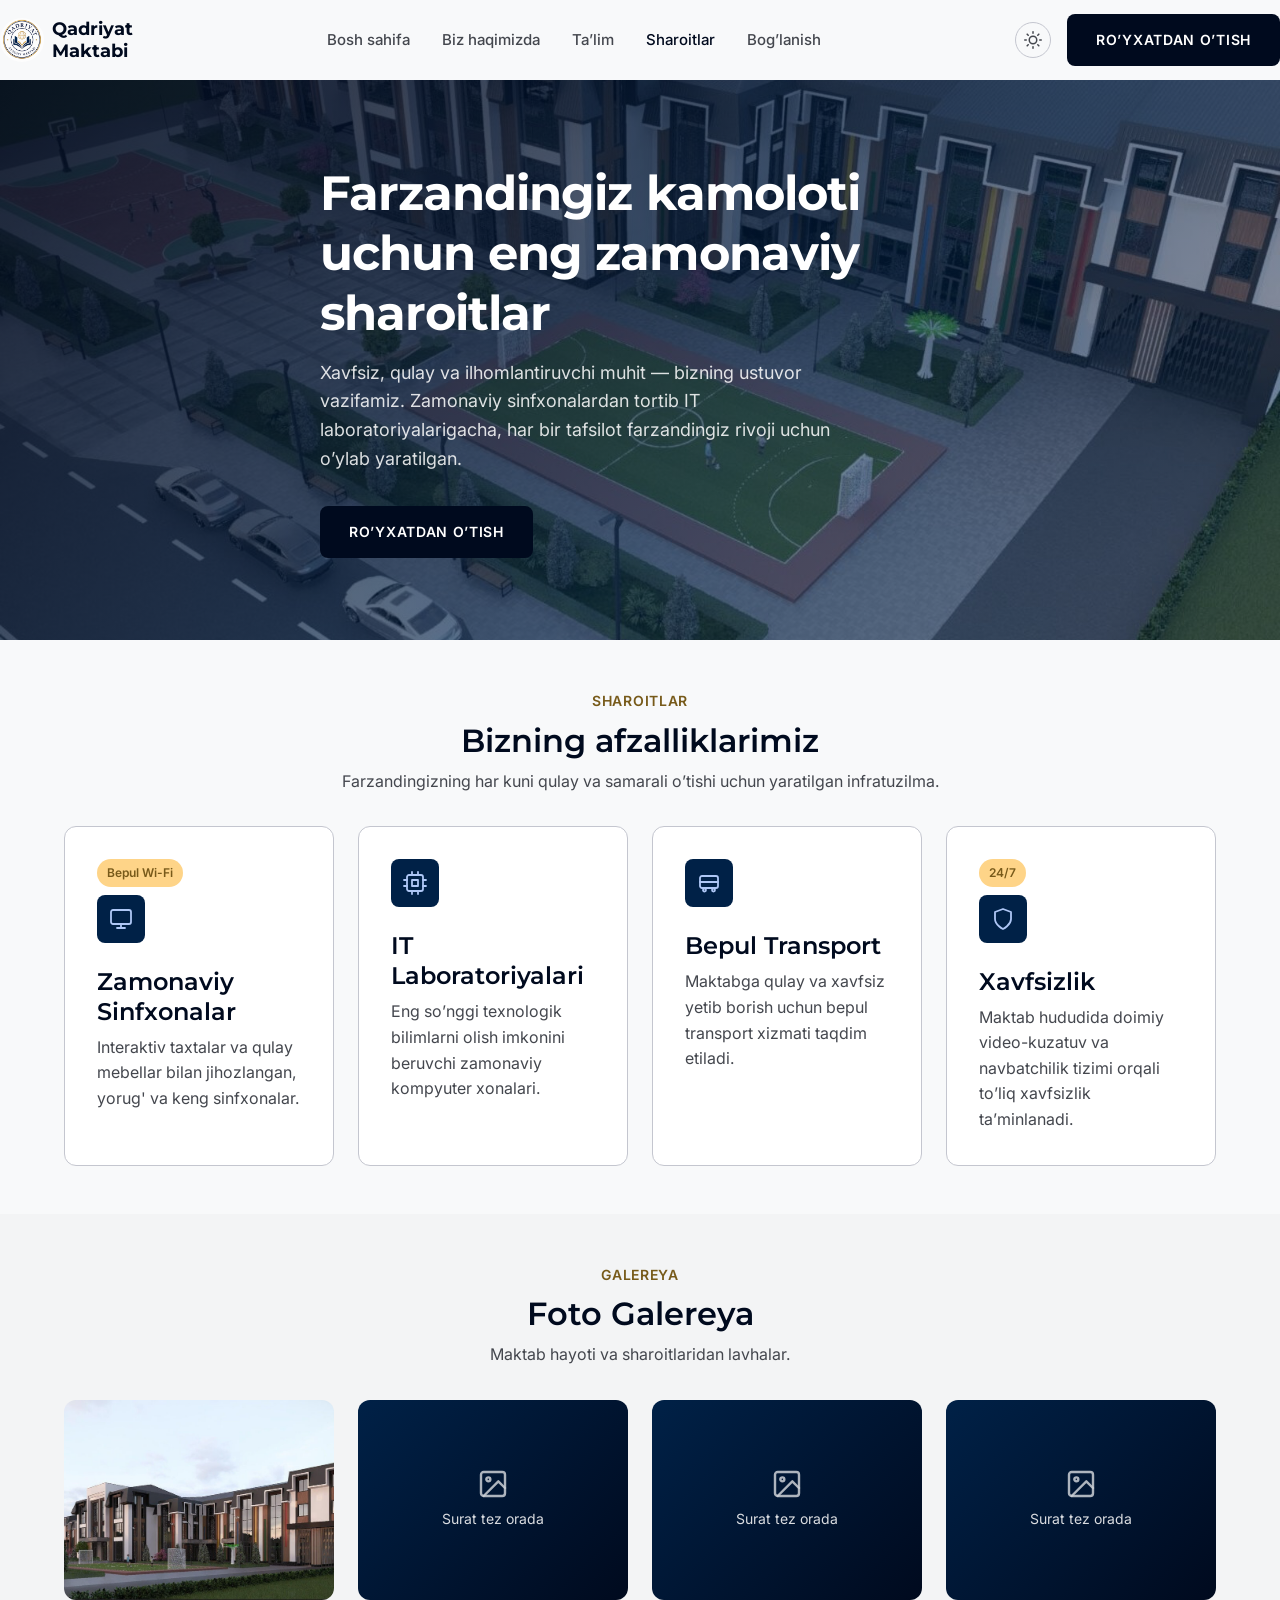
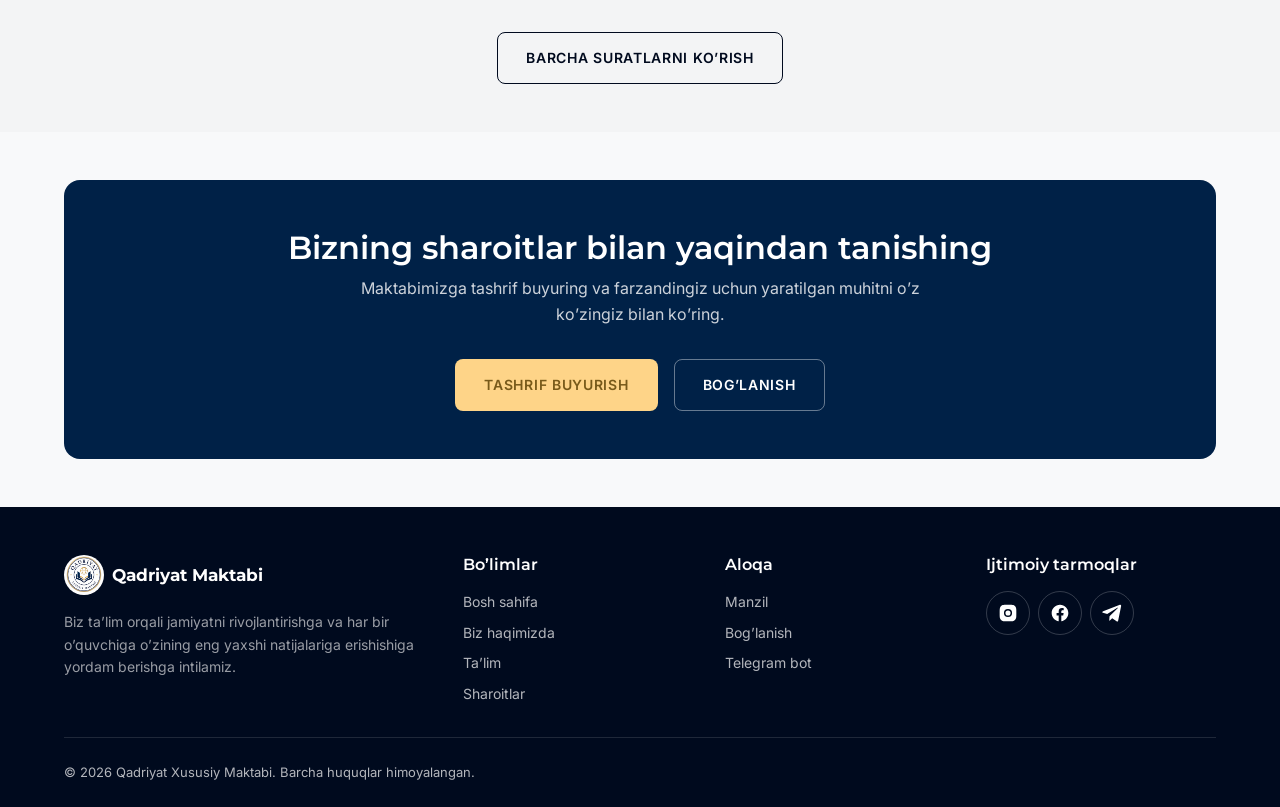
<file: website/sharoitlar.html>
<!DOCTYPE html>
<html lang="uz">
<head>
  <meta charset="UTF-8">
  <meta name="viewport" content="width=device-width, initial-scale=1.0">
  <title>Sharoitlar — Qadriyat Xususiy Maktabi</title>
  <meta name="description" content="Qadriyat Xususiy Maktabi sharoitlari: zamonaviy sinfxonalar, IT laboratoriyalari, bepul transport va 24/7 xavfsizlik.">
  <link rel="icon" href="assets/img/logo.png" type="image/png">
  <link rel="preconnect" href="https://fonts.googleapis.com">
  <link href="https://fonts.googleapis.com/css2?family=Inter:wght@400;500;600;700&family=Montserrat:wght@600;700&display=swap" rel="stylesheet">
  <link rel="stylesheet" href="assets/css/style.css">
</head>
<body>
  <header class="site-header">
    <div class="container nav">
      <a href="index.html" class="nav-brand">
        <img src="assets/img/logo.png" alt="Qadriyat Maktabi logotipi">
        <span>Qadriyat<br>Maktabi</span>
      </a>
      <nav class="nav-links">
        <a href="index.html">Bosh sahifa</a>
        <a href="biz-haqimizda.html">Biz haqimizda</a>
        <a href="talim.html">Ta’lim</a>
        <a href="sharoitlar.html">Sharoitlar</a>
        <a href="index.html#contact">Bog’lanish</a>
      </nav>
      <div class="nav-actions">
        <button type="button" class="dark-toggle" id="dark-toggle" aria-label="Tungi rejim">
          <svg class="icon-sun" viewBox="0 0 24 24" fill="none" stroke="currentColor" stroke-width="2" stroke-linecap="round" stroke-linejoin="round" width="18" height="18"><circle cx="12" cy="12" r="5"/><line x1="12" y1="1" x2="12" y2="3"/><line x1="12" y1="21" x2="12" y2="23"/><line x1="4.22" y1="4.22" x2="5.64" y2="5.64"/><line x1="18.36" y1="18.36" x2="19.78" y2="19.78"/><line x1="1" y1="12" x2="3" y2="12"/><line x1="21" y1="12" x2="23" y2="12"/><line x1="4.22" y1="19.78" x2="5.64" y2="18.36"/><line x1="18.36" y1="5.64" x2="19.78" y2="4.22"/></svg>
          <svg class="icon-moon" viewBox="0 0 24 24" fill="none" stroke="currentColor" stroke-width="2" stroke-linecap="round" stroke-linejoin="round" width="18" height="18"><path d="M21 12.79A9 9 0 1 1 11.21 3 7 7 0 0 0 21 12.79z"/></svg>
        </button>
        <a href="index.html#registration" class="btn btn-primary">Ro’yxatdan o’tish</a>
        <button class="nav-toggle" aria-label="Menyuni ochish">
          <span></span><span></span><span></span>
        </button>
      </div>
    </div>
  </header>

  <section class="hero">
    <div class="hero-bg" style="background-image: url('assets/img/hero-bino.jpg');"></div>
    <div class="container">
      <div class="hero-content">
        <h1>Farzandingiz kamoloti uchun eng zamonaviy sharoitlar</h1>
        <p>
          Xavfsiz, qulay va ilhomlantiruvchi muhit — bizning ustuvor vazifamiz.
          Zamonaviy sinfxonalardan tortib IT laboratoriyalarigacha, har bir
          tafsilot farzandingiz rivoji uchun o’ylab yaratilgan.
        </p>
        <div class="hero-actions">
          <a href="index.html#registration" class="btn btn-primary">Ro’yxatdan o’tish</a>
        </div>
      </div>
    </div>
  </section>

  <section>
    <div class="container">
      <div class="section-header">
        <span class="label">Sharoitlar</span>
        <h2>Bizning afzalliklarimiz</h2>
        <p>Farzandingizning har kuni qulay va samarali o’tishi uchun yaratilgan infratuzilma.</p>
      </div>
      <div class="card-grid" style="grid-template-columns: repeat(4, 1fr);">
        <div class="card">
          <span class="badge">Bepul Wi-Fi</span>
          <div class="card-icon">
            <svg viewBox="0 0 24 24" fill="none" stroke="currentColor" stroke-width="1.8" stroke-linecap="round" stroke-linejoin="round"><rect x="2" y="3" width="20" height="14" rx="2"/><line x1="8" y1="21" x2="16" y2="21"/><line x1="12" y1="17" x2="12" y2="21"/></svg>
          </div>
          <h3>Zamonaviy Sinfxonalar</h3>
          <p>Interaktiv taxtalar va qulay mebellar bilan jihozlangan, yorug' va keng sinfxonalar.</p>
        </div>
        <div class="card">
          <div class="card-icon">
            <svg viewBox="0 0 24 24" fill="none" stroke="currentColor" stroke-width="1.8" stroke-linecap="round" stroke-linejoin="round"><rect x="4" y="4" width="16" height="16" rx="2"/><rect x="9" y="9" width="6" height="6"/><line x1="9" y1="1" x2="9" y2="4"/><line x1="15" y1="1" x2="15" y2="4"/><line x1="9" y1="20" x2="9" y2="23"/><line x1="15" y1="20" x2="15" y2="23"/><line x1="20" y1="9" x2="23" y2="9"/><line x1="20" y1="15" x2="23" y2="15"/><line x1="1" y1="9" x2="4" y2="9"/><line x1="1" y1="15" x2="4" y2="15"/></svg>
          </div>
          <h3>IT Laboratoriyalari</h3>
          <p>Eng so’nggi texnologik bilimlarni olish imkonini beruvchi zamonaviy kompyuter xonalari.</p>
        </div>
        <div class="card">
          <div class="card-icon">
            <svg viewBox="0 0 24 24" fill="none" stroke="currentColor" stroke-width="1.8" stroke-linecap="round" stroke-linejoin="round"><rect x="3" y="5" width="18" height="12" rx="2"/><path d="M3 11h18"/><circle cx="7.5" cy="19" r="1.5"/><circle cx="16.5" cy="19" r="1.5"/></svg>
          </div>
          <h3>Bepul Transport</h3>
          <p>Maktabga qulay va xavfsiz yetib borish uchun bepul transport xizmati taqdim etiladi.</p>
        </div>
        <div class="card">
          <span class="badge">24/7</span>
          <div class="card-icon">
            <svg viewBox="0 0 24 24" fill="none" stroke="currentColor" stroke-width="1.8" stroke-linecap="round" stroke-linejoin="round"><path d="M12 22s8-4 8-10V5l-8-3-8 3v7c0 6 8 10 8 10Z"/></svg>
          </div>
          <h3>Xavfsizlik</h3>
          <p>Maktab hududida doimiy video-kuzatuv va navbatchilik tizimi orqali to’liq xavfsizlik ta’minlanadi.</p>
        </div>
      </div>
    </div>
  </section>

  <section class="section-alt">
    <div class="container">
      <div class="section-header">
        <span class="label">Galereya</span>
        <h2>Foto Galereya</h2>
        <p>Maktab hayoti va sharoitlaridan lavhalar.</p>
      </div>
      <div class="gallery-grid">
        <img src="assets/img/sport-maydoni.jpg" alt="Maktab sport maydoni">
        <div class="img-placeholder">
          <svg viewBox="0 0 24 24" fill="none" stroke="currentColor" stroke-width="1.8" stroke-linecap="round" stroke-linejoin="round"><rect x="3" y="3" width="18" height="18" rx="2"/><circle cx="8.5" cy="8.5" r="1.5"/><path d="M21 15l-5-5L5 21"/></svg>
          <span>Surat tez orada</span>
        </div>
        <div class="img-placeholder">
          <svg viewBox="0 0 24 24" fill="none" stroke="currentColor" stroke-width="1.8" stroke-linecap="round" stroke-linejoin="round"><rect x="3" y="3" width="18" height="18" rx="2"/><circle cx="8.5" cy="8.5" r="1.5"/><path d="M21 15l-5-5L5 21"/></svg>
          <span>Surat tez orada</span>
        </div>
        <div class="img-placeholder">
          <svg viewBox="0 0 24 24" fill="none" stroke="currentColor" stroke-width="1.8" stroke-linecap="round" stroke-linejoin="round"><rect x="3" y="3" width="18" height="18" rx="2"/><circle cx="8.5" cy="8.5" r="1.5"/><path d="M21 15l-5-5L5 21"/></svg>
          <span>Surat tez orada</span>
        </div>
      </div>
      <div style="text-align: center; margin-top: var(--space-xl);">
        <a href="https://t.me/qadriyat_xususiy_maktab" target="_blank" rel="noopener" class="btn btn-ghost">Barcha suratlarni ko’rish</a>
      </div>
    </div>
  </section>

  <section>
    <div class="container">
      <div class="cta-banner">
        <h2>Bizning sharoitlar bilan yaqindan tanishing</h2>
        <p>Maktabimizga tashrif buyuring va farzandingiz uchun yaratilgan muhitni o’z ko’zingiz bilan ko’ring.</p>
        <div class="hero-actions">
          <a href="index.html#contact" class="btn btn-secondary">Tashrif buyurish</a>
          <a href="index.html#contact" class="btn btn-ghost-light">Bog’lanish</a>
        </div>
      </div>
    </div>
  </section>

  <footer class="site-footer">
    <div class="container">
      <div class="footer-grid">
        <div>
          <div class="footer-brand">
            <img src="assets/img/logo.png" alt="Qadriyat Maktabi logotipi">
            <span>Qadriyat Maktabi</span>
          </div>
          <p style="color: rgba(255,255,255,0.6); font-size: 14px;">
            Biz ta’lim orqali jamiyatni rivojlantirishga va har bir o’quvchiga
            o’zining eng yaxshi natijalariga erishishiga yordam berishga intilamiz.
          </p>
        </div>
        <div>
          <h4>Bo’limlar</h4>
          <div class="footer-links">
            <a href="index.html">Bosh sahifa</a>
            <a href="biz-haqimizda.html">Biz haqimizda</a>
            <a href="talim.html">Ta’lim</a>
            <a href="sharoitlar.html">Sharoitlar</a>
          </div>
        </div>
        <div>
          <h4>Aloqa</h4>
          <div class="footer-links">
            <a href="https://maps.app.goo.gl/ihZaUE6aaKNv6W9R7" target="_blank" rel="noopener">Manzil</a>
            <a href="index.html#contact">Bog’lanish</a>
            <a href="https://t.me/qadriyat_school_qabulbot" target="_blank" rel="noopener">Telegram bot</a>
          </div>
        </div>
        <div>
          <h4>Ijtimoiy tarmoqlar</h4>
          <div class="social-icons">
            <a href="#" aria-label="Instagram" target="_blank" rel="noopener">
              <svg viewBox="0 0 24 24"><path d="M12 2c2.717 0 3.056.01 4.122.06 1.065.05 1.79.217 2.428.465.66.254 1.216.598 1.772 1.153a4.908 4.908 0 0 1 1.153 1.772c.247.637.415 1.363.465 2.428.047 1.066.06 1.405.06 4.122 0 2.717-.01 3.056-.06 4.122-.05 1.065-.218 1.79-.465 2.428a4.883 4.883 0 0 1-1.153 1.772 4.915 4.915 0 0 1-1.772 1.153c-.637.247-1.363.415-2.428.465-1.066.047-1.405.06-4.122.06-2.717 0-3.056-.01-4.122-.06-1.065-.05-1.79-.218-2.428-.465a4.89 4.89 0 0 1-1.772-1.153 4.904 4.904 0 0 1-1.153-1.772c-.248-.637-.415-1.363-.465-2.428C2.013 15.056 2 14.717 2 12c0-2.717.01-3.056.06-4.122.05-1.066.217-1.79.465-2.428a4.88 4.88 0 0 1 1.153-1.772A4.897 4.897 0 0 1 5.45 2.525c.638-.248 1.362-.415 2.428-.465C8.944 2.013 9.283 2 12 2zm0 5.135a4.865 4.865 0 1 0 0 9.73 4.865 4.865 0 0 0 0-9.73zm0 1.802a3.063 3.063 0 1 1 0 6.126 3.063 3.063 0 0 1 0-6.126zm6.538-2.002a1.2 1.2 0 1 1-2.4 0 1.2 1.2 0 0 1 2.4 0z"/></svg>
            </a>
            <a href="#" aria-label="Facebook" target="_blank" rel="noopener">
              <svg viewBox="0 0 24 24"><path d="M22 12.06C22 6.505 17.523 2 12 2S2 6.505 2 12.06c0 5.018 3.657 9.184 8.438 9.94v-7.03H7.898v-2.91h2.54V9.845c0-2.507 1.493-3.89 3.776-3.89 1.094 0 2.238.195 2.238.195v2.46h-1.26c-1.243 0-1.63.773-1.63 1.564v1.876h2.773l-.443 2.91h-2.33V22c4.78-.756 8.438-4.922 8.438-9.94z"/></svg>
            </a>
            <a href="https://t.me/qadriyat_xususiy_maktab" aria-label="Telegram" target="_blank" rel="noopener">
              <svg viewBox="0 0 24 24"><path d="M9.04 15.83l-.378 5.327c.54 0 .773-.232 1.053-.512l2.527-2.421 5.24 3.817c.96.53 1.644.252 1.89-.89L22.91 3.84c.345-1.43-.516-2.005-1.45-1.66L1.36 10.02c-1.39.54-1.37 1.31-.235 1.66l5.13 1.602L18.4 5.83c.567-.37 1.084-.165.658.205z"/></svg>
            </a>
          </div>
        </div>
      </div>
      <div class="footer-bottom">
        <span>&copy; 2026 Qadriyat Xususiy Maktabi. Barcha huquqlar himoyalangan.</span>
      </div>
    </div>
  </footer>

  <script src="assets/js/main.js"></script>
</body>
</html>
</file>
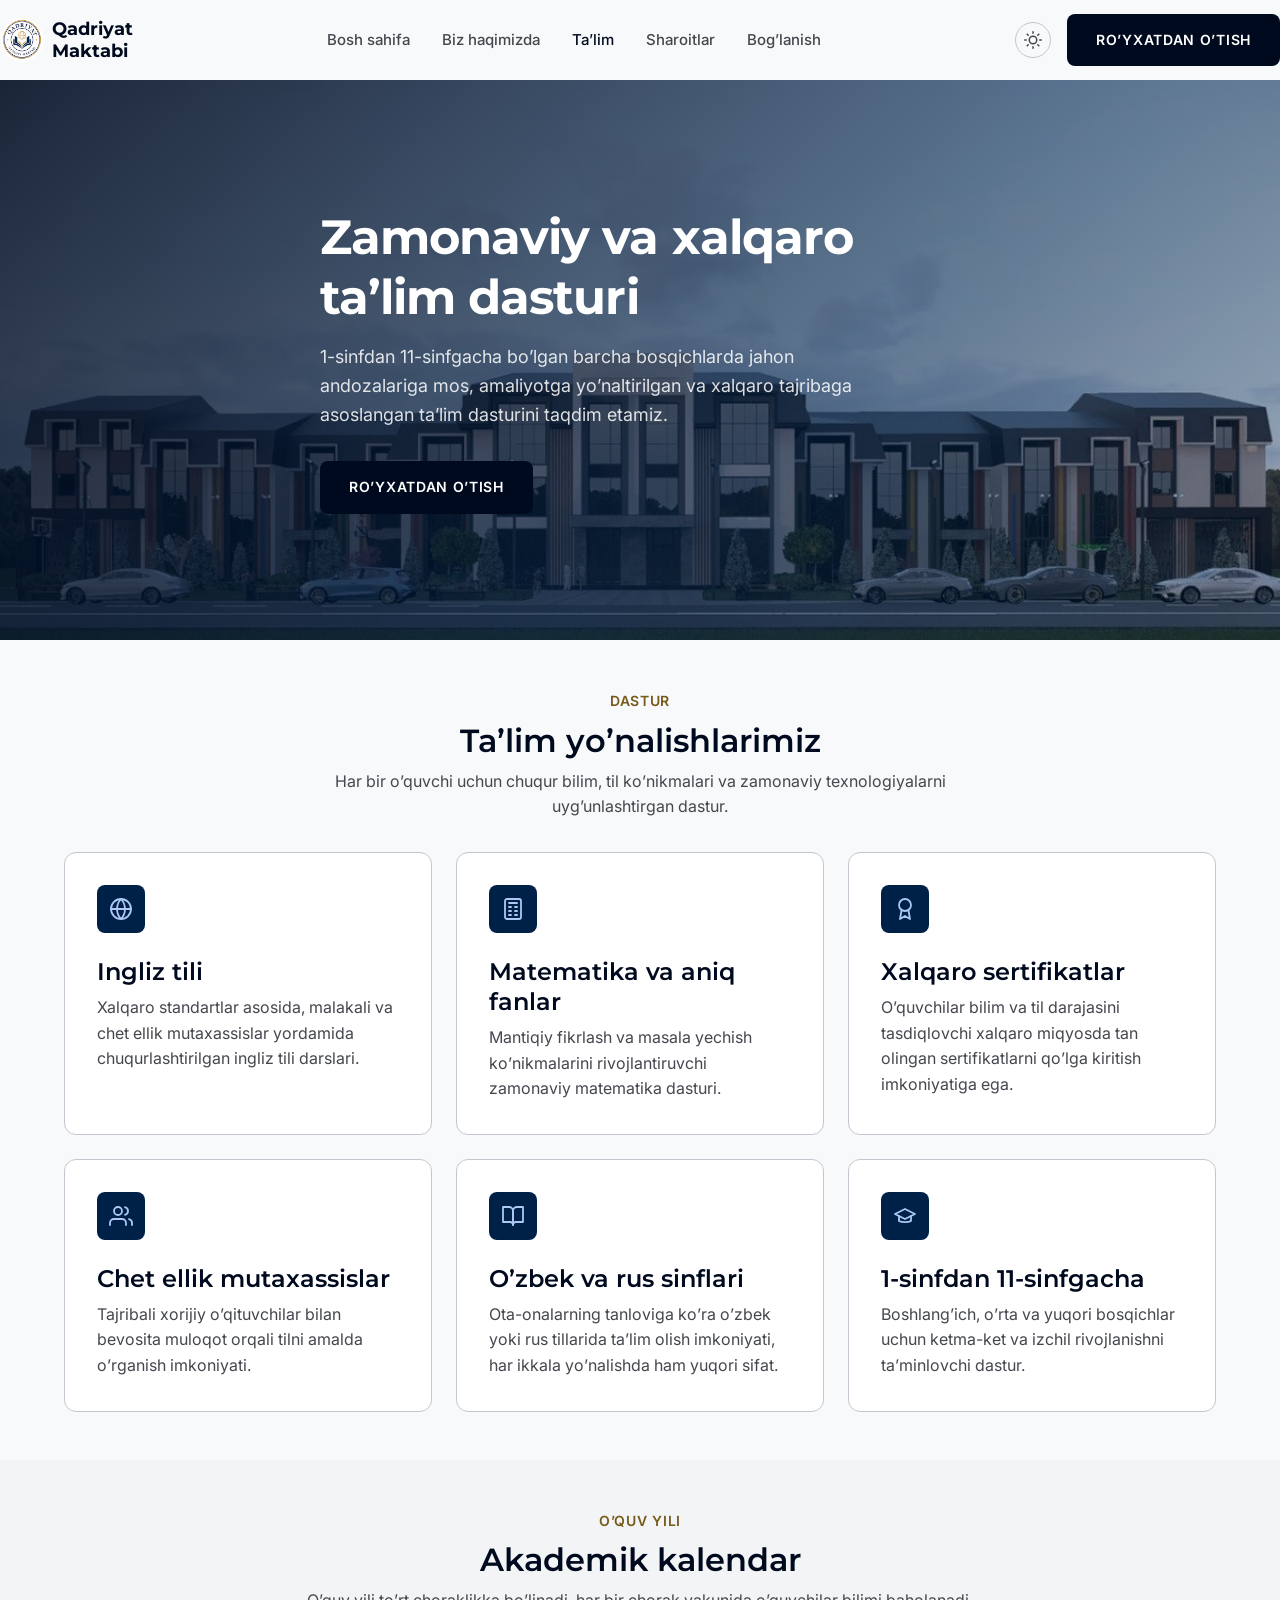
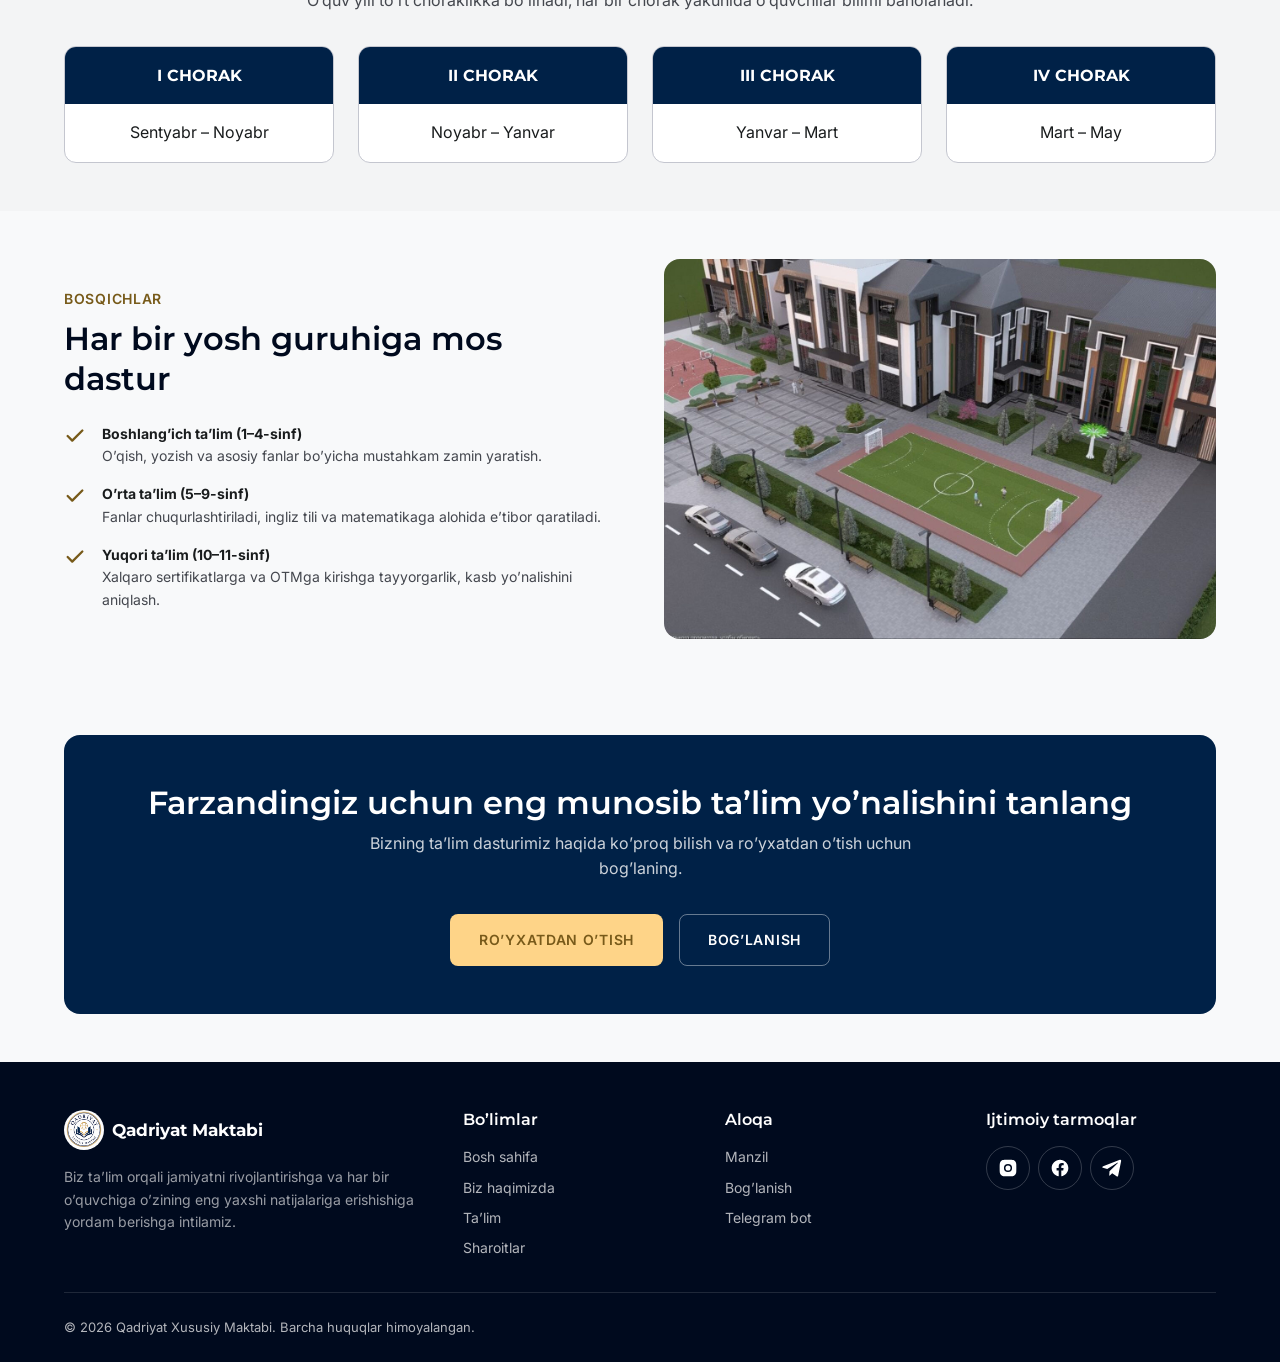
<file: website/talim.html>
<!DOCTYPE html>
<html lang="uz">
<head>
  <meta charset="UTF-8">
  <meta name="viewport" content="width=device-width, initial-scale=1.0">
  <title>Ta’lim — Qadriyat Xususiy Maktabi</title>
  <meta name="description" content="Qadriyat Xususiy Maktabi ta’lim dasturi: ingliz tili, matematika, xalqaro sertifikatlar, 1-11 sinflar uchun o’zbek va rus tillarida ta’lim.">
  <link rel="icon" href="assets/img/logo.png" type="image/png">
  <link rel="preconnect" href="https://fonts.googleapis.com">
  <link href="https://fonts.googleapis.com/css2?family=Inter:wght@400;500;600;700&family=Montserrat:wght@600;700&display=swap" rel="stylesheet">
  <link rel="stylesheet" href="assets/css/style.css">
</head>
<body>
  <header class="site-header">
    <div class="container nav">
      <a href="index.html" class="nav-brand">
        <img src="assets/img/logo.png" alt="Qadriyat Maktabi logotipi">
        <span>Qadriyat<br>Maktabi</span>
      </a>
      <nav class="nav-links">
        <a href="index.html">Bosh sahifa</a>
        <a href="biz-haqimizda.html">Biz haqimizda</a>
        <a href="talim.html">Ta’lim</a>
        <a href="sharoitlar.html">Sharoitlar</a>
        <a href="index.html#contact">Bog’lanish</a>
      </nav>
      <div class="nav-actions">
        <button type="button" class="dark-toggle" id="dark-toggle" aria-label="Tungi rejim">
          <svg class="icon-sun" viewBox="0 0 24 24" fill="none" stroke="currentColor" stroke-width="2" stroke-linecap="round" stroke-linejoin="round" width="18" height="18"><circle cx="12" cy="12" r="5"/><line x1="12" y1="1" x2="12" y2="3"/><line x1="12" y1="21" x2="12" y2="23"/><line x1="4.22" y1="4.22" x2="5.64" y2="5.64"/><line x1="18.36" y1="18.36" x2="19.78" y2="19.78"/><line x1="1" y1="12" x2="3" y2="12"/><line x1="21" y1="12" x2="23" y2="12"/><line x1="4.22" y1="19.78" x2="5.64" y2="18.36"/><line x1="18.36" y1="5.64" x2="19.78" y2="4.22"/></svg>
          <svg class="icon-moon" viewBox="0 0 24 24" fill="none" stroke="currentColor" stroke-width="2" stroke-linecap="round" stroke-linejoin="round" width="18" height="18"><path d="M21 12.79A9 9 0 1 1 11.21 3 7 7 0 0 0 21 12.79z"/></svg>
        </button>
        <a href="index.html#registration" class="btn btn-primary">Ro’yxatdan o’tish</a>
        <button class="nav-toggle" aria-label="Menyuni ochish">
          <span></span><span></span><span></span>
        </button>
      </div>
    </div>
  </header>

  <section class="hero">
    <div class="hero-bg" style="background-image: url('assets/img/bino-ichki.jpg');"></div>
    <div class="container">
      <div class="hero-content">
        <h1>Zamonaviy va xalqaro ta’lim dasturi</h1>
        <p>
          1-sinfdan 11-sinfgacha bo’lgan barcha bosqichlarda jahon andozalariga mos,
          amaliyotga yo’naltirilgan va xalqaro tajribaga asoslangan ta’lim dasturini
          taqdim etamiz.
        </p>
        <div class="hero-actions">
          <a href="index.html#registration" class="btn btn-primary">Ro’yxatdan o’tish</a>
        </div>
      </div>
    </div>
  </section>

  <section>
    <div class="container">
      <div class="section-header">
        <span class="label">Dastur</span>
        <h2>Ta’lim yo’nalishlarimiz</h2>
        <p>Har bir o’quvchi uchun chuqur bilim, til ko’nikmalari va zamonaviy texnologiyalarni uyg’unlashtirgan dastur.</p>
      </div>
      <div class="card-grid">
        <div class="card">
          <div class="card-icon">
            <svg viewBox="0 0 24 24" fill="none" stroke="currentColor" stroke-width="1.8" stroke-linecap="round" stroke-linejoin="round"><circle cx="12" cy="12" r="10"/><path d="M2 12h20"/><path d="M12 2a15 15 0 0 1 4 10 15 15 0 0 1-4 10 15 15 0 0 1-4-10 15 15 0 0 1 4-10Z"/></svg>
          </div>
          <h3>Ingliz tili</h3>
          <p>Xalqaro standartlar asosida, malakali va chet ellik mutaxassislar yordamida chuqurlashtirilgan ingliz tili darslari.</p>
        </div>
        <div class="card">
          <div class="card-icon">
            <svg viewBox="0 0 24 24" fill="none" stroke="currentColor" stroke-width="1.8" stroke-linecap="round" stroke-linejoin="round"><rect x="4" y="2" width="16" height="20" rx="2"/><line x1="8" y1="6" x2="16" y2="6"/><line x1="8" y1="10" x2="10" y2="10"/><line x1="14" y1="10" x2="16" y2="10"/><line x1="8" y1="14" x2="10" y2="14"/><line x1="14" y1="14" x2="16" y2="14"/><line x1="8" y1="18" x2="10" y2="18"/><line x1="14" y1="18" x2="16" y2="18"/></svg>
          </div>
          <h3>Matematika va aniq fanlar</h3>
          <p>Mantiqiy fikrlash va masala yechish ko’nikmalarini rivojlantiruvchi zamonaviy matematika dasturi.</p>
        </div>
        <div class="card">
          <div class="card-icon">
            <svg viewBox="0 0 24 24" fill="none" stroke="currentColor" stroke-width="1.8" stroke-linecap="round" stroke-linejoin="round"><circle cx="12" cy="8" r="6"/><path d="M15.5 13.5 17 22l-5-3-5 3 1.5-8.5"/></svg>
          </div>
          <h3>Xalqaro sertifikatlar</h3>
          <p>O’quvchilar bilim va til darajasini tasdiqlovchi xalqaro miqyosda tan olingan sertifikatlarni qo’lga kiritish imkoniyatiga ega.</p>
        </div>
        <div class="card">
          <div class="card-icon">
            <svg viewBox="0 0 24 24" fill="none" stroke="currentColor" stroke-width="1.8" stroke-linecap="round" stroke-linejoin="round"><path d="M17 21v-2a4 4 0 0 0-4-4H5a4 4 0 0 0-4 4v2"/><circle cx="9" cy="7" r="4"/><path d="M23 21v-2a4 4 0 0 0-3-3.87"/><path d="M16 3.13a4 4 0 0 1 0 7.75"/></svg>
          </div>
          <h3>Chet ellik mutaxassislar</h3>
          <p>Tajribali xorijiy o’qituvchilar bilan bevosita muloqot orqali tilni amalda o’rganish imkoniyati.</p>
        </div>
        <div class="card">
          <div class="card-icon">
            <svg viewBox="0 0 24 24" fill="none" stroke="currentColor" stroke-width="1.8" stroke-linecap="round" stroke-linejoin="round"><path d="M2 3h6a4 4 0 0 1 4 4v14a3 3 0 0 0-3-3H2z"/><path d="M22 3h-6a4 4 0 0 0-4 4v14a3 3 0 0 1 3-3h7z"/></svg>
          </div>
          <h3>O’zbek va rus sinflari</h3>
          <p>Ota-onalarning tanloviga ko’ra o’zbek yoki rus tillarida ta’lim olish imkoniyati, har ikkala yo’nalishda ham yuqori sifat.</p>
        </div>
        <div class="card">
          <div class="card-icon">
            <svg viewBox="0 0 24 24" fill="none" stroke="currentColor" stroke-width="1.8" stroke-linecap="round" stroke-linejoin="round"><path d="M22 10 12 5 2 10l10 5 10-5Z"/><path d="M6 12v5c3 1.5 9 1.5 12 0v-5"/></svg>
          </div>
          <h3>1-sinfdan 11-sinfgacha</h3>
          <p>Boshlang’ich, o’rta va yuqori bosqichlar uchun ketma-ket va izchil rivojlanishni ta’minlovchi dastur.</p>
        </div>
      </div>
    </div>
  </section>

  <section class="section-alt">
    <div class="container">
      <div class="section-header">
        <span class="label">O’quv yili</span>
        <h2>Akademik kalendar</h2>
        <p>O’quv yili to’rt choraklikka bo’linadi, har bir chorak yakunida o’quvchilar bilimi baholanadi.</p>
      </div>
      <div class="card-grid" style="grid-template-columns: repeat(4, 1fr);">
        <div class="card" style="padding: 0; overflow: hidden;">
          <div style="background: var(--color-primary-container); color: var(--color-on-primary); padding: var(--space-md); text-align: center; font-family: var(--font-heading); font-weight: 700;">I CHORAK</div>
          <div style="padding: var(--space-md); text-align: center;">Sentyabr – Noyabr</div>
        </div>
        <div class="card" style="padding: 0; overflow: hidden;">
          <div style="background: var(--color-primary-container); color: var(--color-on-primary); padding: var(--space-md); text-align: center; font-family: var(--font-heading); font-weight: 700;">II CHORAK</div>
          <div style="padding: var(--space-md); text-align: center;">Noyabr – Yanvar</div>
        </div>
        <div class="card" style="padding: 0; overflow: hidden;">
          <div style="background: var(--color-primary-container); color: var(--color-on-primary); padding: var(--space-md); text-align: center; font-family: var(--font-heading); font-weight: 700;">III CHORAK</div>
          <div style="padding: var(--space-md); text-align: center;">Yanvar – Mart</div>
        </div>
        <div class="card" style="padding: 0; overflow: hidden;">
          <div style="background: var(--color-primary-container); color: var(--color-on-primary); padding: var(--space-md); text-align: center; font-family: var(--font-heading); font-weight: 700;">IV CHORAK</div>
          <div style="padding: var(--space-md); text-align: center;">Mart – May</div>
        </div>
      </div>
    </div>
  </section>

  <section>
    <div class="container split">
      <div>
        <span class="label">Bosqichlar</span>
        <h2>Har bir yosh guruhiga mos dastur</h2>
        <ul class="check-list">
          <li>
            <svg viewBox="0 0 24 24" fill="none" stroke="currentColor" stroke-width="2.5" stroke-linecap="round" stroke-linejoin="round"><polyline points="20 6 9 17 4 12"/></svg>
            <span>
              <strong>Boshlang’ich ta’lim (1–4-sinf)</strong>
              <span>O’qish, yozish va asosiy fanlar bo’yicha mustahkam zamin yaratish.</span>
            </span>
          </li>
          <li>
            <svg viewBox="0 0 24 24" fill="none" stroke="currentColor" stroke-width="2.5" stroke-linecap="round" stroke-linejoin="round"><polyline points="20 6 9 17 4 12"/></svg>
            <span>
              <strong>O’rta ta’lim (5–9-sinf)</strong>
              <span>Fanlar chuqurlashtiriladi, ingliz tili va matematikaga alohida e’tibor qaratiladi.</span>
            </span>
          </li>
          <li>
            <svg viewBox="0 0 24 24" fill="none" stroke="currentColor" stroke-width="2.5" stroke-linecap="round" stroke-linejoin="round"><polyline points="20 6 9 17 4 12"/></svg>
            <span>
              <strong>Yuqori ta’lim (10–11-sinf)</strong>
              <span>Xalqaro sertifikatlarga va OTMga kirishga tayyorgarlik, kasb yo’nalishini aniqlash.</span>
            </span>
          </li>
        </ul>
      </div>
      <img src="assets/img/hero-bino.jpg" alt="Qadriyat maktabi binosi">
    </div>
  </section>

  <section>
    <div class="container">
      <div class="cta-banner">
        <h2>Farzandingiz uchun eng munosib ta’lim yo’nalishini tanlang</h2>
        <p>Bizning ta’lim dasturimiz haqida ko’proq bilish va ro’yxatdan o’tish uchun bog’laning.</p>
        <div class="hero-actions">
          <a href="index.html#registration" class="btn btn-secondary">Ro’yxatdan o’tish</a>
          <a href="index.html#contact" class="btn btn-ghost-light">Bog’lanish</a>
        </div>
      </div>
    </div>
  </section>

  <footer class="site-footer">
    <div class="container">
      <div class="footer-grid">
        <div>
          <div class="footer-brand">
            <img src="assets/img/logo.png" alt="Qadriyat Maktabi logotipi">
            <span>Qadriyat Maktabi</span>
          </div>
          <p style="color: rgba(255,255,255,0.6); font-size: 14px;">
            Biz ta’lim orqali jamiyatni rivojlantirishga va har bir o’quvchiga
            o’zining eng yaxshi natijalariga erishishiga yordam berishga intilamiz.
          </p>
        </div>
        <div>
          <h4>Bo’limlar</h4>
          <div class="footer-links">
            <a href="index.html">Bosh sahifa</a>
            <a href="biz-haqimizda.html">Biz haqimizda</a>
            <a href="talim.html">Ta’lim</a>
            <a href="sharoitlar.html">Sharoitlar</a>
          </div>
        </div>
        <div>
          <h4>Aloqa</h4>
          <div class="footer-links">
            <a href="https://maps.app.goo.gl/ihZaUE6aaKNv6W9R7" target="_blank" rel="noopener">Manzil</a>
            <a href="index.html#contact">Bog’lanish</a>
            <a href="https://t.me/qadriyat_school_qabulbot" target="_blank" rel="noopener">Telegram bot</a>
          </div>
        </div>
        <div>
          <h4>Ijtimoiy tarmoqlar</h4>
          <div class="social-icons">
            <a href="#" aria-label="Instagram" target="_blank" rel="noopener">
              <svg viewBox="0 0 24 24"><path d="M12 2c2.717 0 3.056.01 4.122.06 1.065.05 1.79.217 2.428.465.66.254 1.216.598 1.772 1.153a4.908 4.908 0 0 1 1.153 1.772c.247.637.415 1.363.465 2.428.047 1.066.06 1.405.06 4.122 0 2.717-.01 3.056-.06 4.122-.05 1.065-.218 1.79-.465 2.428a4.883 4.883 0 0 1-1.153 1.772 4.915 4.915 0 0 1-1.772 1.153c-.637.247-1.363.415-2.428.465-1.066.047-1.405.06-4.122.06-2.717 0-3.056-.01-4.122-.06-1.065-.05-1.79-.218-2.428-.465a4.89 4.89 0 0 1-1.772-1.153 4.904 4.904 0 0 1-1.153-1.772c-.248-.637-.415-1.363-.465-2.428C2.013 15.056 2 14.717 2 12c0-2.717.01-3.056.06-4.122.05-1.066.217-1.79.465-2.428a4.88 4.88 0 0 1 1.153-1.772A4.897 4.897 0 0 1 5.45 2.525c.638-.248 1.362-.415 2.428-.465C8.944 2.013 9.283 2 12 2zm0 5.135a4.865 4.865 0 1 0 0 9.73 4.865 4.865 0 0 0 0-9.73zm0 1.802a3.063 3.063 0 1 1 0 6.126 3.063 3.063 0 0 1 0-6.126zm6.538-2.002a1.2 1.2 0 1 1-2.4 0 1.2 1.2 0 0 1 2.4 0z"/></svg>
            </a>
            <a href="#" aria-label="Facebook" target="_blank" rel="noopener">
              <svg viewBox="0 0 24 24"><path d="M22 12.06C22 6.505 17.523 2 12 2S2 6.505 2 12.06c0 5.018 3.657 9.184 8.438 9.94v-7.03H7.898v-2.91h2.54V9.845c0-2.507 1.493-3.89 3.776-3.89 1.094 0 2.238.195 2.238.195v2.46h-1.26c-1.243 0-1.63.773-1.63 1.564v1.876h2.773l-.443 2.91h-2.33V22c4.78-.756 8.438-4.922 8.438-9.94z"/></svg>
            </a>
            <a href="https://t.me/qadriyat_xususiy_maktab" aria-label="Telegram" target="_blank" rel="noopener">
              <svg viewBox="0 0 24 24"><path d="M9.04 15.83l-.378 5.327c.54 0 .773-.232 1.053-.512l2.527-2.421 5.24 3.817c.96.53 1.644.252 1.89-.89L22.91 3.84c.345-1.43-.516-2.005-1.45-1.66L1.36 10.02c-1.39.54-1.37 1.31-.235 1.66l5.13 1.602L18.4 5.83c.567-.37 1.084-.165.658.205z"/></svg>
            </a>
          </div>
        </div>
      </div>
      <div class="footer-bottom">
        <span>&copy; 2026 Qadriyat Xususiy Maktabi. Barcha huquqlar himoyalangan.</span>
      </div>
    </div>
  </footer>

  <script src="assets/js/main.js"></script>
</body>
</html>
</file>
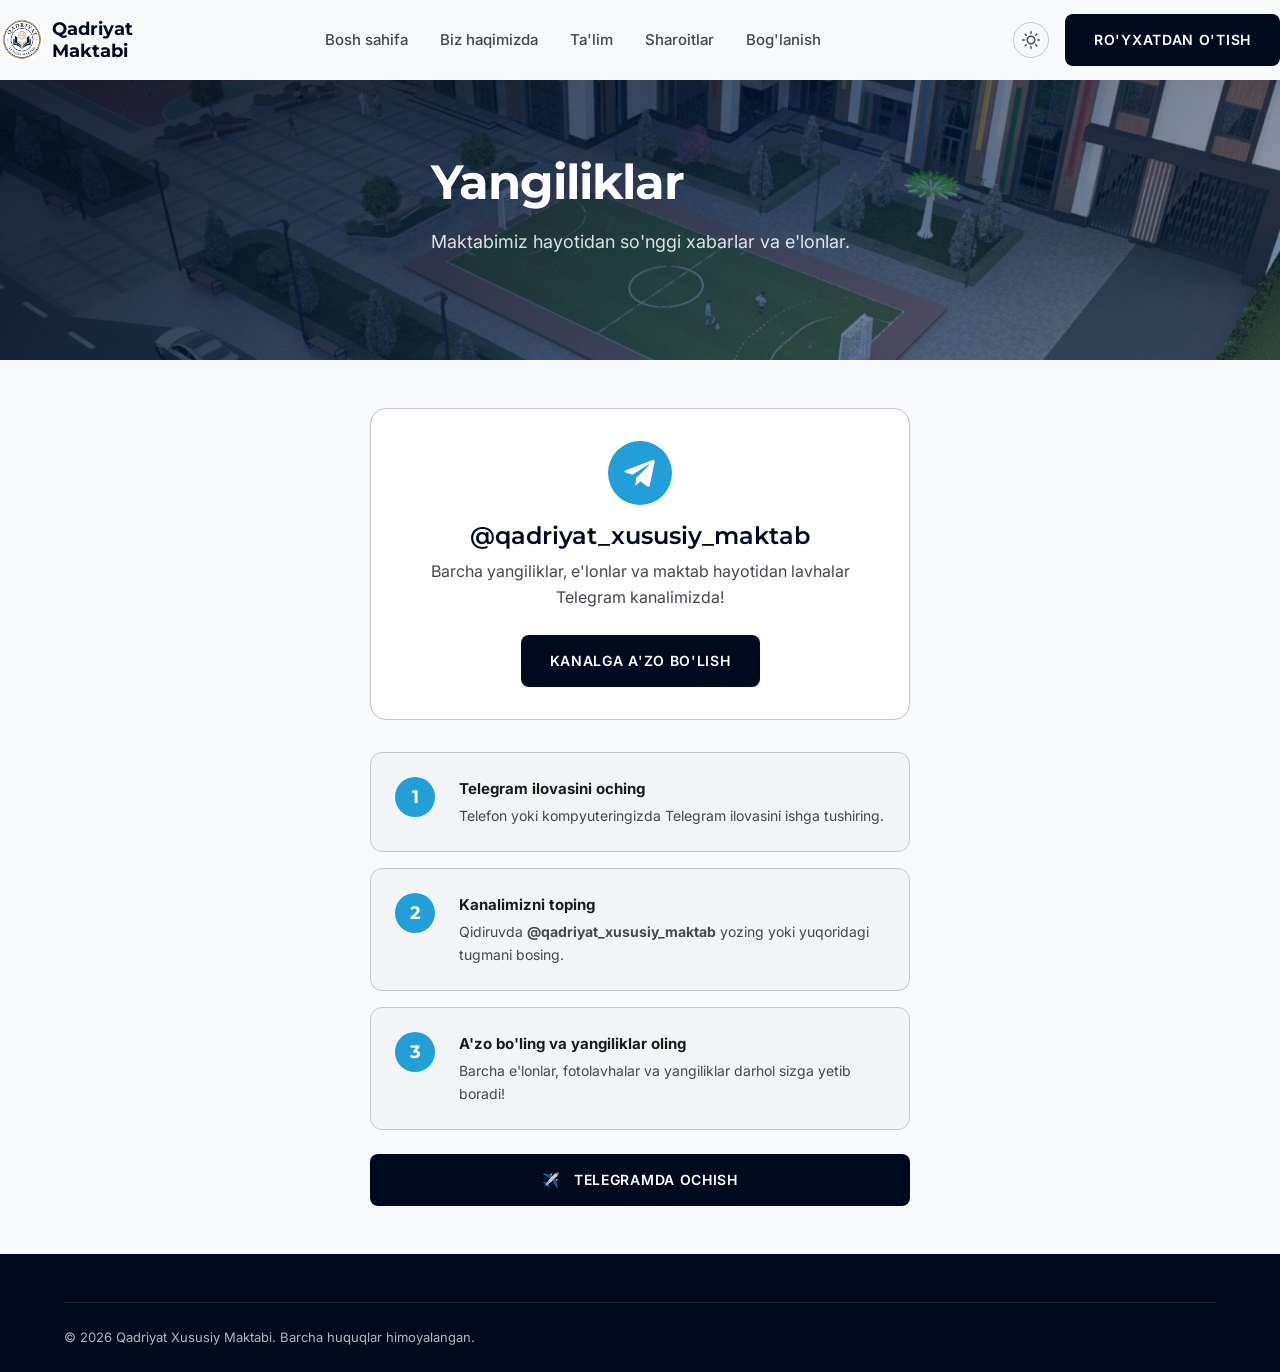
<file: website/yangiliklar.html>
<!DOCTYPE html>
<html lang="uz">
<head>
  <meta charset="UTF-8">
  <meta name="viewport" content="width=device-width, initial-scale=1.0">
  <title>Yangiliklar — Qadriyat Xususiy Maktabi</title>
  <meta name="description" content="Qadriyat Xususiy Maktabi yangiliklari, e'lonlar va maktab hayotidan lavhalar.">
  <link rel="icon" href="assets/img/logo.png" type="image/png">
  <link rel="preconnect" href="https://fonts.googleapis.com">
  <link href="https://fonts.googleapis.com/css2?family=Inter:wght@400;500;600;700&family=Montserrat:wght@600;700&display=swap" rel="stylesheet">
  <link rel="stylesheet" href="assets/css/style.css">
  <style>
    .tg-wrap {
      max-width: 540px;
      margin: 0 auto;
    }
    .tg-channel-card {
      background: var(--color-surface-container-lowest);
      border: 1px solid var(--color-outline-variant);
      border-radius: var(--radius-lg);
      padding: var(--space-xl);
      text-align: center;
      margin-bottom: var(--space-xl);
    }
    .tg-channel-card .tg-icon {
      width: 64px;
      height: 64px;
      background: #229ED9;
      border-radius: var(--radius-full);
      display: flex;
      align-items: center;
      justify-content: center;
      margin: 0 auto var(--space-md);
    }
    .tg-channel-card .tg-icon svg {
      width: 32px;
      height: 32px;
      fill: #fff;
    }
    .tg-channel-card h3 { margin-bottom: var(--space-sm); }
    .tg-channel-card p  { margin-bottom: var(--space-lg); }
    .tg-embed-frame {
      width: 100%;
      height: 600px;
      border: none;
      border-radius: var(--radius-lg);
      overflow: hidden;
    }
    .tg-fallback {
      background: var(--color-surface-container-low);
      border-radius: var(--radius-lg);
      padding: var(--space-xxl);
      text-align: center;
    }
  </style>
</head>
<body>
  <header class="site-header">
    <div class="container nav">
      <a href="index.html" class="nav-brand">
        <img src="assets/img/logo.png" alt="Qadriyat Maktabi logotipi">
        <span>Qadriyat<br>Maktabi</span>
      </a>
      <nav class="nav-links">
        <a href="index.html">Bosh sahifa</a>
        <a href="biz-haqimizda.html">Biz haqimizda</a>
        <a href="talim.html">Ta'lim</a>
        <a href="sharoitlar.html">Sharoitlar</a>
        <a href="index.html#contact">Bog'lanish</a>
      </nav>
      <div class="nav-actions">
        <button type="button" class="dark-toggle" id="dark-toggle" aria-label="Tungi rejim">
          <svg class="icon-sun" viewBox="0 0 24 24" fill="none" stroke="currentColor" stroke-width="2" stroke-linecap="round" stroke-linejoin="round" width="18" height="18"><circle cx="12" cy="12" r="5"/><line x1="12" y1="1" x2="12" y2="3"/><line x1="12" y1="21" x2="12" y2="23"/><line x1="4.22" y1="4.22" x2="5.64" y2="5.64"/><line x1="18.36" y1="18.36" x2="19.78" y2="19.78"/><line x1="1" y1="12" x2="3" y2="12"/><line x1="21" y1="12" x2="23" y2="12"/><line x1="4.22" y1="19.78" x2="5.64" y2="18.36"/><line x1="18.36" y1="5.64" x2="19.78" y2="4.22"/></svg>
          <svg class="icon-moon" viewBox="0 0 24 24" fill="none" stroke="currentColor" stroke-width="2" stroke-linecap="round" stroke-linejoin="round" width="18" height="18"><path d="M21 12.79A9 9 0 1 1 11.21 3 7 7 0 0 0 21 12.79z"/></svg>
        </button>
        <a href="index.html#registration" class="btn btn-primary">Ro'yxatdan o'tish</a>
        <button class="nav-toggle" aria-label="Menyuni ochish">
          <span></span><span></span><span></span>
        </button>
      </div>
    </div>
  </header>

  <section class="hero" style="min-height:280px;">
    <div class="hero-bg" style="background-image:url('assets/img/hero-bino.jpg');"></div>
    <div class="container">
      <div class="hero-content">
        <h1>Yangiliklar</h1>
        <p>Maktabimiz hayotidan so'nggi xabarlar va e'lonlar.</p>
      </div>
    </div>
  </section>

  <section>
    <div class="container">
      <div class="tg-wrap">
        <div class="tg-channel-card">
          <div class="tg-icon">
            <svg viewBox="0 0 24 24"><path d="M9.04 15.83l-.378 5.327c.54 0 .773-.232 1.053-.512l2.527-2.421 5.24 3.817c.96.53 1.644.252 1.89-.89L22.91 3.84c.345-1.43-.516-2.005-1.45-1.66L1.36 10.02c-1.39.54-1.37 1.31-.235 1.66l5.13 1.602L18.4 5.83c.567-.37 1.084-.165.658.205z"/></svg>
          </div>
          <h3>@qadriyat_xususiy_maktab</h3>
          <p>Barcha yangiliklar, e'lonlar va maktab hayotidan lavhalar Telegram kanalimizda!</p>
          <a href="https://t.me/qadriyat_xususiy_maktab" class="btn btn-primary" target="_blank" rel="noopener">
            Kanalga a'zo bo'lish
          </a>
        </div>

        <div class="tg-steps">
          <div class="tg-step">
            <span class="tg-step-num">1</span>
            <div>
              <strong>Telegram ilovasini oching</strong>
              <p>Telefon yoki kompyuteringizda Telegram ilovasini ishga tushiring.</p>
            </div>
          </div>
          <div class="tg-step">
            <span class="tg-step-num">2</span>
            <div>
              <strong>Kanalimizni toping</strong>
              <p>Qidiruvda <b>@qadriyat_xususiy_maktab</b> yozing yoki yuqoridagi tugmani bosing.</p>
            </div>
          </div>
          <div class="tg-step">
            <span class="tg-step-num">3</span>
            <div>
              <strong>A'zo bo'ling va yangiliklar oling</strong>
              <p>Barcha e'lonlar, fotolavhalar va yangiliklar darhol sizga yetib boradi!</p>
            </div>
          </div>
        </div>

        <a href="https://t.me/qadriyat_xususiy_maktab" class="btn btn-primary btn-block tg-open-btn" target="_blank" rel="noopener">
          ✈️ &nbsp; Telegramda ochish
        </a>
      </div>
    </div>
  </section>

  <footer class="site-footer">
    <div class="container">
      <div class="footer-bottom">
        <span>&copy; 2026 Qadriyat Xususiy Maktabi. Barcha huquqlar himoyalangan.</span>
      </div>
    </div>
  </footer>

  <script src="assets/js/main.js"></script>
</body>
</html>
</file>
<file: website/assets/css/style.css>
/* ===== Design tokens (academic_distinction/DESIGN.md) ===== */
:root {
  --color-surface: #f8f9fa;
  --color-surface-container-lowest: #ffffff;
  --color-surface-container-low: #f3f4f5;
  --color-surface-container: #edeeef;
  --color-surface-container-high: #e7e8e9;
  --color-on-surface: #191c1d;
  --color-on-surface-variant: #44474e;
  --color-outline: #74777f;
  --color-outline-variant: #c4c6cf;

  --color-primary: #000a1e;
  --color-on-primary: #ffffff;
  --color-primary-container: #002147;
  --color-on-primary-container: #aec7f6;

  --color-secondary: #775a19;
  --color-on-secondary: #ffffff;
  --color-secondary-container: #fed488;
  --color-on-secondary-container: #785a1a;

  --color-background: #f8f9fa;
  --color-on-background: #191c1d;

  --font-heading: "Montserrat", sans-serif;
  --font-body: "Inter", sans-serif;

  --radius-sm: 0.25rem;
  --radius: 0.5rem;
  --radius-md: 0.75rem;
  --radius-lg: 1rem;
  --radius-xl: 1.5rem;
  --radius-full: 9999px;

  --space-xs: 4px;
  --space-sm: 8px;
  --space-md: 16px;
  --space-lg: 24px;
  --space-xl: 32px;
  --space-xxl: 48px;
  --gutter: 24px;
  --margin-desktop: 64px;
  --margin-mobile: 16px;

  --container-max: 1280px;
  --shadow-ambient: 0 12px 32px rgba(0, 33, 71, 0.08);
}

/* ===== Dark mode ===== */
[data-theme="dark"] {
  --color-background:               #0f1117;
  --color-on-background:            #dde3ea;
  --color-surface:                  #1a1d24;
  --color-surface-container-lowest: #1f232c;
  --color-surface-container-low:    #252a34;
  --color-surface-container:        #2c323e;
  --color-surface-container-high:   #343c49;
  --color-on-surface:               #dde3ea;
  --color-on-surface-variant:       #9ba8b4;
  --color-outline:                  #6b7785;
  --color-outline-variant:          #3d4754;
  --color-primary:                  #000a1e;
  --color-primary-container:        #002147;
  --shadow-ambient: 0 12px 32px rgba(0, 0, 0, 0.4);
}

[data-theme="dark"] h1,
[data-theme="dark"] h2,
[data-theme="dark"] h3,
[data-theme="dark"] h4 {
  color: #dde3ea;
}

[data-theme="dark"] .site-header {
  background: #1a1d24;
  border-color: #3d4754;
}

[data-theme="dark"] .nav-links a {
  color: #9ba8b4;
}

[data-theme="dark"] .nav-links a:hover,
[data-theme="dark"] .nav-links a.active {
  color: #dde3ea;
}

[data-theme="dark"] .section-alt {
  background: #252a34;
}

[data-theme="dark"] .card {
  background: #1f232c;
  border-color: #3d4754;
}

[data-theme="dark"] .nav-brand span {
  color: #dde3ea;
}

[data-theme="dark"] .site-footer {
  background: #0d1117;
}

[data-theme="dark"] .faq-item {
  background: #1f232c;
  border-color: #3d4754;
}

[data-theme="dark"] .faq-question {
  color: #dde3ea;
}

[data-theme="dark"] .reg-section {
  background: #252a34;
}

[data-theme="dark"] .reg-card {
  background: #1f232c;
}

[data-theme="dark"] .field input,
[data-theme="dark"] .field select {
  background: #252a34;
  border-color: #3d4754;
  color: #dde3ea;
}

[data-theme="dark"] .field label {
  color: #dde3ea;
}

[data-theme="dark"] .review-card {
  background: #1f232c;
  border-color: #3d4754;
}

/* Lang switcher */
.lang-switcher {
  display: flex;
  gap: 2px;
  background: var(--color-surface-container-low);
  border: 1px solid var(--color-outline-variant);
  border-radius: var(--radius-full);
  padding: 3px;
}

.lang-btn {
  background: none;
  border: none;
  cursor: pointer;
  font-family: var(--font-body);
  font-size: 11px;
  font-weight: 700;
  letter-spacing: 0.05em;
  color: var(--color-on-surface-variant);
  padding: 4px 9px;
  border-radius: var(--radius-full);
  transition: background 0.18s ease, color 0.18s ease;
}

.lang-btn.active,
.lang-btn:hover {
  background: var(--color-primary);
  color: #fff;
}

@media (max-width: 900px) {
  .lang-switcher { display: none; }
}

/* Dark mode toggle button */
.dark-toggle {
  width: 36px;
  height: 36px;
  border-radius: var(--radius-full);
  border: 1px solid var(--color-outline-variant);
  background: none;
  cursor: pointer;
  display: flex;
  align-items: center;
  justify-content: center;
  color: var(--color-on-surface-variant);
  transition: background 0.2s ease, color 0.2s ease, border-color 0.2s ease;
  flex-shrink: 0;
}

.dark-toggle:hover {
  background: var(--color-surface-container);
  color: var(--color-on-surface);
}

.dark-toggle .icon-sun { display: block; }
.dark-toggle .icon-moon { display: none; }

[data-theme="dark"] .dark-toggle .icon-sun { display: none; }
[data-theme="dark"] .dark-toggle .icon-moon { display: block; }

/* ===== Reset / base ===== */
* {
  margin: 0;
  padding: 0;
  box-sizing: border-box;
}

html {
  scroll-behavior: smooth;
}

body {
  font-family: var(--font-body);
  font-size: 16px;
  line-height: 1.6;
  color: var(--color-on-surface);
  background: var(--color-background);
}

img {
  max-width: 100%;
  display: block;
}

a {
  color: inherit;
  text-decoration: none;
}

ul {
  list-style: none;
}

h1, h2, h3, h4 {
  font-family: var(--font-heading);
  font-weight: 700;
  line-height: 1.25;
  color: var(--color-primary);
}

h1 { font-size: 48px; letter-spacing: -0.02em; }
h2 { font-size: 32px; font-weight: 600; }
h3 { font-size: 24px; font-weight: 600; }
h4 { font-size: 20px; font-weight: 600; }

p { color: var(--color-on-surface-variant); }

.container {
  max-width: var(--container-max);
  margin: 0 auto;
  padding: 0 var(--margin-desktop);
}

@media (max-width: 1024px) {
  .container { padding: 0 32px; }
}

@media (max-width: 640px) {
  .container { padding: 0 var(--margin-mobile); }
  h1 { font-size: 32px; }
  h2 { font-size: 28px; }
}

section {
  padding: var(--space-xxl) 0;
}

.section-header {
  text-align: center;
  max-width: 720px;
  margin: 0 auto var(--space-xl);
}

.section-header p {
  margin-top: var(--space-sm);
}

.label {
  display: inline-block;
  font-family: var(--font-body);
  font-size: 14px;
  font-weight: 600;
  letter-spacing: 0.05em;
  text-transform: uppercase;
  color: var(--color-secondary);
  margin-bottom: var(--space-sm);
}

/* ===== Buttons ===== */
.btn {
  display: inline-flex;
  align-items: center;
  justify-content: center;
  gap: var(--space-sm);
  padding: 14px 28px;
  border-radius: var(--radius);
  font-family: var(--font-body);
  font-size: 14px;
  font-weight: 600;
  letter-spacing: 0.05em;
  text-transform: uppercase;
  border: 1px solid transparent;
  cursor: pointer;
  transition: transform 0.15s ease, box-shadow 0.15s ease, background-color 0.15s ease;
  white-space: nowrap;
}

.btn:hover {
  transform: translateY(-1px);
}

.btn-primary {
  background: var(--color-primary);
  color: var(--color-on-primary);
}

.btn-primary:hover {
  background: var(--color-primary-container);
  box-shadow: var(--shadow-ambient);
}

.btn-secondary {
  background: var(--color-secondary-container);
  color: var(--color-on-secondary-container);
}

.btn-secondary:hover {
  box-shadow: var(--shadow-ambient);
}

.btn-ghost {
  background: transparent;
  color: var(--color-primary);
  border-color: var(--color-primary);
}

.btn-ghost:hover {
  background: var(--color-surface-container);
}

.btn-ghost-light {
  background: transparent;
  color: var(--color-on-primary);
  border-color: rgba(255, 255, 255, 0.4);
}

.btn-ghost-light:hover {
  background: rgba(255, 255, 255, 0.1);
}

.btn-block {
  width: 100%;
}

/* ===== Header / Nav ===== */
.site-header {
  position: sticky;
  top: 0;
  z-index: 100;
  background: var(--color-surface);
}

.nav {
  display: flex;
  align-items: center;
  justify-content: space-between;
  gap: var(--space-lg);
  padding: 14px 0;
}

.nav-brand {
  display: flex;
  align-items: center;
  gap: var(--space-sm);
}

.nav-brand img {
  width: 44px;
  height: 44px;
  border-radius: var(--radius-full);
  object-fit: cover;
  object-position: center;
  animation: brand-logo-in 0.9s cubic-bezier(0.22, 1, 0.36, 1) both;
}

.nav-brand span {
  font-family: var(--font-heading);
  font-weight: 700;
  font-size: 18px;
  line-height: 1.25;
  color: var(--color-primary);
  animation: brand-text-in 0.7s ease-out 0.35s both;
}

@keyframes brand-logo-in {
  from { opacity: 0; transform: scale(0.3) rotate(-30deg); }
  60% { opacity: 1; transform: scale(1.08) rotate(4deg); }
  to { opacity: 1; transform: scale(1) rotate(0); }
}

@keyframes brand-text-in {
  from { opacity: 0; transform: translateX(-18px); }
  to { opacity: 1; transform: translateX(0); }
}

@media (prefers-reduced-motion: reduce) {
  .nav-brand img,
  .nav-brand span {
    animation: none;
  }
}

.nav-links {
  display: flex;
  align-items: center;
  gap: var(--space-xl);
}

.nav-links a {
  font-size: 15px;
  font-weight: 500;
  color: var(--color-on-surface-variant);
  transition: color 0.15s ease;
}

.nav-links a:hover,
.nav-links a.active {
  color: var(--color-primary);
}

.nav-actions {
  display: flex;
  align-items: center;
  gap: var(--space-md);
}

.nav-toggle {
  display: none;
  background: none;
  border: none;
  cursor: pointer;
  padding: 4px;
}

.nav-toggle span {
  display: block;
  width: 24px;
  height: 2px;
  background: var(--color-primary);
  margin: 5px 0;
  transition: transform 0.2s ease, opacity 0.2s ease;
}

@media (max-width: 900px) {
  .nav-toggle { display: block; }

  .nav-links {
    position: absolute;
    top: 100%;
    left: 0;
    right: 0;
    flex-direction: column;
    align-items: flex-start;
    gap: var(--space-md);
    background: var(--color-surface);
    padding: var(--space-md) var(--margin-mobile) var(--space-lg);
    transform: translateY(-8px);
    opacity: 0;
    visibility: hidden;
    transition: opacity 0.2s ease, transform 0.2s ease, visibility 0.2s ease;
  }

  .nav-links.open {
    opacity: 1;
    visibility: visible;
    transform: translateY(0);
  }

  .nav-actions .btn-primary {
    padding: 10px 18px;
    font-size: 12px;
  }
}

/* ===== Hero ===== */
.hero {
  position: relative;
  display: flex;
  align-items: center;
  min-height: 560px;
  overflow: hidden;
  color: var(--color-on-primary);
}

.hero-bg {
  position: absolute;
  inset: 0;
  z-index: 0;
  background-size: cover;
  background-position: center;
  transform: scale(1);
  animation: hero-zoom 18s ease-in-out infinite alternate;
}

.hero::before {
  content: "";
  position: absolute;
  inset: 0;
  z-index: 1;
  background: linear-gradient(135deg, rgba(0, 10, 30, 0.88) 0%, rgba(0, 33, 71, 0.6) 60%, rgba(0, 33, 71, 0.35) 100%);
}

.hero .container {
  position: relative;
  z-index: 2;
}

@keyframes hero-zoom {
  from { transform: scale(1); }
  to { transform: scale(1.15); }
}

@media (prefers-reduced-motion: reduce) {
  .hero-bg { animation: none; }
}

.hero-content {
  max-width: 640px;
}

.hero h1 {
  color: var(--color-on-primary);
  margin-bottom: var(--space-md);
}

.hero p {
  color: rgba(255, 255, 255, 0.85);
  font-size: 18px;
  margin-bottom: var(--space-xl);
  max-width: 540px;
}

.hero-actions {
  display: flex;
  gap: var(--space-md);
  flex-wrap: wrap;
}

@media (max-width: 640px) {
  .hero { min-height: 440px; padding: var(--space-xl) 0; }
}

/* ===== Cards ===== */
.card-grid {
  display: grid;
  grid-template-columns: repeat(3, 1fr);
  gap: var(--gutter);
}

@media (max-width: 1024px) {
  .card-grid { grid-template-columns: repeat(2, 1fr); }
}

@media (max-width: 640px) {
  .card-grid { grid-template-columns: 1fr; }
}

.card {
  background: var(--color-surface-container-lowest);
  border: 1px solid var(--color-outline-variant);
  border-radius: var(--radius-md);
  padding: var(--space-xl);
  transition: box-shadow 0.2s ease, transform 0.2s ease;
}

.card:hover {
  box-shadow: var(--shadow-ambient);
  transform: translateY(-2px);
}

.card-icon {
  width: 48px;
  height: 48px;
  border-radius: var(--radius);
  background: var(--color-primary-container);
  color: var(--color-on-primary-container);
  display: flex;
  align-items: center;
  justify-content: center;
  margin-bottom: var(--space-lg);
}

.card-icon svg {
  width: 24px;
  height: 24px;
}

.card h3 {
  margin-bottom: var(--space-sm);
}

/* ===== Split CTA (navy + gold) ===== */
.split-cta {
  display: grid;
  grid-template-columns: 1fr 1fr;
  border-radius: var(--radius-lg);
  overflow: hidden;
}

.split-cta > div {
  padding: var(--space-xxl) var(--space-xl);
}

.split-cta .panel-navy {
  background: var(--color-primary-container);
  color: var(--color-on-primary);
}

.split-cta .panel-navy h3 {
  color: var(--color-on-primary);
}

.split-cta .panel-gold {
  background: var(--color-secondary);
  color: var(--color-on-secondary);
}

.split-cta .panel-gold h3,
.split-cta .panel-gold .price {
  color: var(--color-on-secondary);
}

.split-cta .price {
  font-family: var(--font-heading);
  font-size: 40px;
  font-weight: 700;
  margin: var(--space-sm) 0 var(--space-md);
}

.split-cta .price span {
  font-size: 18px;
  font-weight: 500;
}

.fact-list {
  display: flex;
  flex-direction: column;
  gap: var(--space-md);
  margin: var(--space-lg) 0;
}

.fact-list li {
  display: flex;
  align-items: center;
  gap: var(--space-sm);
  font-size: 15px;
}

.fact-list .fact-label {
  opacity: 0.7;
  font-size: 13px;
  display: block;
}

@media (max-width: 768px) {
  .split-cta { grid-template-columns: 1fr; }
}

/* ===== Testimonial ===== */
.testimonial {
  display: grid;
  grid-template-columns: 280px 1fr;
  gap: var(--space-xxl);
  align-items: center;
}

.testimonial img {
  border-radius: var(--radius-lg);
  width: 100%;
  height: 320px;
  object-fit: cover;
  object-position: top center;
}

.testimonial .quote-mark {
  font-family: var(--font-heading);
  font-size: 64px;
  color: var(--color-secondary-container);
  line-height: 1;
}

.testimonial blockquote {
  font-family: var(--font-heading);
  font-size: 22px;
  font-weight: 500;
  color: var(--color-on-surface);
  margin: var(--space-md) 0 var(--space-lg);
}

.testimonial cite {
  display: block;
  font-style: normal;
  font-weight: 700;
  color: var(--color-primary);
}

.testimonial .role {
  display: block;
  font-size: 14px;
  color: var(--color-on-surface-variant);
}

.founder-bio {
  margin-top: var(--space-md);
  font-size: 14px;
  line-height: 1.7;
  color: var(--color-on-surface-variant);
}

.founder-motto {
  margin-top: var(--space-md);
  font-family: var(--font-heading);
  font-size: 18px;
  font-weight: 700;
  color: var(--color-primary);
}

@media (max-width: 768px) {
  .testimonial { grid-template-columns: 1fr; }
  .testimonial img { height: 380px; }
}

/* ===== Registration form ===== */
.reg-section {
  background: var(--color-surface-container);
}

.reg-card {
  max-width: 720px;
  margin: 0 auto;
  background: var(--color-surface-container-lowest);
  border-radius: var(--radius-lg);
  padding: var(--space-xxl);
  box-shadow: var(--shadow-ambient);
}

.reg-card h2 {
  text-align: center;
  margin-bottom: var(--space-xs);
}

.reg-card > p {
  text-align: center;
  margin-bottom: var(--space-xl);
}

.form-grid {
  display: grid;
  grid-template-columns: 1fr 1fr;
  gap: var(--space-lg);
  margin-bottom: var(--space-lg);
}

.field-full {
  grid-column: 1 / -1;
}

@media (max-width: 640px) {
  .form-grid { grid-template-columns: 1fr; }
  .reg-card { padding: var(--space-xl) var(--space-lg); }
}

.field label {
  display: block;
  font-size: 14px;
  font-weight: 600;
  letter-spacing: 0.02em;
  margin-bottom: var(--space-xs);
  color: var(--color-on-surface);
}

.field input,
.field select {
  width: 100%;
  padding: 12px 14px;
  border: 1px solid var(--color-outline-variant);
  border-radius: var(--radius);
  font-family: var(--font-body);
  font-size: 15px;
  background: var(--color-surface-container-lowest);
  color: var(--color-on-surface);
  transition: border-color 0.15s ease;
}

.field input:focus,
.field select:focus {
  outline: none;
  border-color: var(--color-primary);
  border-width: 2px;
  padding: 11px 13px;
}

.field-error {
  color: #ba1a1a;
  font-size: 13px;
  margin-top: var(--space-xs);
  min-height: 18px;
}

.form-message {
  margin-top: var(--space-md);
  padding: 12px 16px;
  border-radius: var(--radius);
  font-size: 14px;
  text-align: center;
  display: none;
}

.form-message.success {
  display: block;
  background: #e6f4ea;
  color: #1e4620;
}

.form-message.error {
  display: block;
  background: #ffdad6;
  color: #93000a;
}

/* ===== Contact section ===== */
.contact-grid {
  display: grid;
  grid-template-columns: 1fr 1.4fr;
  gap: var(--space-xxl);
  align-items: stretch;
}

.contact-info h4 {
  margin-bottom: var(--space-sm);
}

.contact-info .phones {
  margin-bottom: var(--space-lg);
}

.contact-info .phones a {
  display: block;
  font-size: 18px;
  font-weight: 600;
  color: var(--color-on-surface);
  margin-bottom: var(--space-xs);
}

.contact-info .icon-row {
  display: flex;
  align-items: flex-start;
  gap: var(--space-md);
  margin-bottom: var(--space-xl);
}

.contact-info .icon-row .card-icon {
  margin-bottom: 0;
  flex-shrink: 0;
}

.map-frame {
  border-radius: var(--radius-lg);
  overflow: hidden;
  border: 1px solid var(--color-outline-variant);
  min-height: 320px;
}

.map-frame iframe {
  width: 100%;
  height: 100%;
  min-height: 320px;
  border: 0;
  display: block;
}

@media (max-width: 768px) {
  .contact-grid { grid-template-columns: 1fr; }
}

/* ===== Footer ===== */
.site-footer {
  background: var(--color-primary);
  color: rgba(255, 255, 255, 0.7);
  padding: var(--space-xxl) 0 var(--space-lg);
}

.footer-grid {
  display: grid;
  grid-template-columns: 1.6fr 1fr 1fr 1fr;
  gap: var(--space-xl);
  padding-bottom: var(--space-xl);
}

.footer-grid h4 {
  color: var(--color-on-primary);
  margin-bottom: var(--space-md);
  font-size: 16px;
}

.footer-brand {
  display: flex;
  align-items: center;
  gap: var(--space-sm);
  margin-bottom: var(--space-md);
}

.footer-brand img {
  width: 40px;
  height: 40px;
  border-radius: var(--radius-full);
}

.footer-brand span {
  font-family: var(--font-heading);
  font-weight: 700;
  color: var(--color-on-primary);
  font-size: 17px;
}

.footer-links {
  display: flex;
  flex-direction: column;
  gap: var(--space-sm);
}

.footer-links a {
  font-size: 14px;
  transition: color 0.15s ease;
}

.footer-links a:hover {
  color: var(--color-on-primary);
}

.social-icons {
  display: flex;
  gap: var(--space-sm);
}

.social-icons a {
  width: 44px;
  height: 44px;
  border-radius: var(--radius-full);
  border: 1px solid rgba(255, 255, 255, 0.2);
  display: flex;
  align-items: center;
  justify-content: center;
  transition: transform 0.3s cubic-bezier(0.34, 1.56, 0.64, 1),
              background 0.25s ease,
              border-color 0.25s ease,
              box-shadow 0.25s ease;
  position: relative;
  overflow: hidden;
}

.social-icons a::before {
  content: "";
  position: absolute;
  inset: 0;
  border-radius: var(--radius-full);
  opacity: 0;
  transition: opacity 0.25s ease;
}

.social-icons a:hover {
  transform: scale(1.2) translateY(-4px);
  border-color: transparent;
}

.social-icons a[aria-label="Instagram"]:hover {
  background: linear-gradient(135deg, #f09433 0%, #e6683c 25%, #dc2743 50%, #cc2366 75%, #bc1888 100%);
  box-shadow: 0 8px 24px rgba(220, 39, 67, 0.55);
}

.social-icons a[aria-label="Facebook"]:hover {
  background: #1877F2;
  box-shadow: 0 8px 24px rgba(24, 119, 242, 0.55);
}

.social-icons a[aria-label="Telegram"]:hover {
  background: #229ED9;
  box-shadow: 0 8px 24px rgba(34, 158, 217, 0.55);
}

.social-icons svg {
  width: 20px;
  height: 20px;
  fill: var(--color-on-primary);
  transition: transform 0.3s cubic-bezier(0.34, 1.56, 0.64, 1);
}

.social-icons a:hover svg {
  transform: scale(1.1);
}

.footer-bottom {
  border-top: 1px solid rgba(255, 255, 255, 0.12);
  padding-top: var(--space-lg);
  display: flex;
  justify-content: space-between;
  align-items: center;
  font-size: 13px;
  flex-wrap: wrap;
  gap: var(--space-md);
}

@media (max-width: 900px) {
  .footer-grid { grid-template-columns: 1fr 1fr; }
}

@media (max-width: 640px) {
  .footer-grid { grid-template-columns: 1fr; }
  .footer-bottom { flex-direction: column; align-items: flex-start; }
}

.badge {
  display: inline-block;
  background: var(--color-secondary-container);
  color: var(--color-on-secondary-container);
  font-size: 12px;
  font-weight: 600;
  padding: 4px 10px;
  border-radius: var(--radius-full);
  margin-bottom: var(--space-sm);
}

/* ===== Generic image placeholder ===== */
.img-placeholder {
  display: flex;
  flex-direction: column;
  align-items: center;
  justify-content: center;
  gap: var(--space-sm);
  background: linear-gradient(135deg, var(--color-primary-container), var(--color-primary));
  color: rgba(255, 255, 255, 0.85);
  border-radius: var(--radius-md);
  min-height: 200px;
  text-align: center;
  font-size: 14px;
  padding: var(--space-md);
}

.img-placeholder svg {
  width: 32px;
  height: 32px;
  opacity: 0.8;
}

.team-card img,
.team-card .img-placeholder {
  width: 100%;
  height: 320px;
  object-fit: cover;
  border-radius: var(--radius-md);
  margin-bottom: var(--space-md);
}

.team-card h4 {
  margin-bottom: 2px;
}

.team-card .role {
  font-size: 14px;
  color: var(--color-secondary);
  font-weight: 600;
}

/* ===== Team carousel (auto-scrolling) ===== */
.team-carousel {
  overflow: hidden;
  -webkit-mask-image: linear-gradient(to right, transparent, black 5%, black 95%, transparent);
  mask-image: linear-gradient(to right, transparent, black 5%, black 95%, transparent);
}

.team-track {
  display: flex;
  width: max-content;
  gap: var(--gutter);
  animation: team-scroll 36s linear infinite;
}

.team-carousel:hover .team-track {
  animation-play-state: paused;
}

.team-track .team-card {
  flex: 0 0 280px;
}

@keyframes team-scroll {
  from { transform: translateX(0); }
  to { transform: translateX(calc(-50% - var(--gutter) / 2)); }
}

@media (max-width: 640px) {
  .team-track .team-card { flex-basis: 220px; }
  .team-card img,
  .team-card .img-placeholder { height: 260px; }
}

@media (prefers-reduced-motion: reduce) {
  .team-track { animation: none; }
}

.gallery-grid {
  display: grid;
  grid-template-columns: repeat(4, 1fr);
  gap: var(--gutter);
}

.gallery-grid .img-placeholder,
.gallery-grid img {
  height: 200px;
  object-fit: cover;
  width: 100%;
  border-radius: var(--radius-md);
}

@media (max-width: 1024px) {
  .gallery-grid { grid-template-columns: repeat(2, 1fr); }
}

/* ===== Section variants ===== */
.section-alt {
  background: var(--color-surface-container-low);
}

.split {
  display: grid;
  grid-template-columns: 1fr 1fr;
  gap: var(--space-xxl);
  align-items: center;
}

.split img,
.split .img-placeholder {
  border-radius: var(--radius-lg);
  width: 100%;
  height: 380px;
  object-fit: cover;
}

@media (max-width: 768px) {
  .split { grid-template-columns: 1fr; }
  .split img, .split .img-placeholder { height: 260px; }
}

.check-list {
  display: flex;
  flex-direction: column;
  gap: var(--space-md);
  margin-top: var(--space-lg);
}

.check-list li {
  display: flex;
  align-items: flex-start;
  gap: var(--space-md);
}

.check-list li svg {
  width: 22px;
  height: 22px;
  flex-shrink: 0;
  color: var(--color-secondary);
  margin-top: 2px;
}

.check-list li strong {
  display: block;
  color: var(--color-on-surface);
}

.check-list li span {
  color: var(--color-on-surface-variant);
  font-size: 14px;
}

/* ===== Discount cards (panel-gold) ===== */
.discount-label {
  font-size: 11px;
  font-weight: 700;
  letter-spacing: 0.12em;
  text-transform: uppercase;
  color: rgba(255, 255, 255, 0.55);
  margin-bottom: var(--space-sm);
}

.discount-cards {
  display: flex;
  flex-direction: column;
  gap: 8px;
  margin-bottom: var(--space-lg);
}

.discount-card {
  display: flex;
  align-items: flex-start;
  gap: var(--space-md);
  background: rgba(255, 255, 255, 0.1);
  border: 1px solid rgba(255, 255, 255, 0.18);
  border-radius: var(--radius-md);
  padding: 14px var(--space-md);
  transition: background 0.22s ease, transform 0.22s ease, border-color 0.22s ease;
  cursor: default;
}

.discount-card:hover {
  background: rgba(255, 255, 255, 0.2);
  border-color: rgba(255, 255, 255, 0.35);
  transform: translateX(6px);
}

.discount-num {
  flex-shrink: 0;
  width: 34px;
  height: 34px;
  border-radius: var(--radius-full);
  background: rgba(255, 255, 255, 0.22);
  display: flex;
  align-items: center;
  justify-content: center;
  font-family: var(--font-heading);
  font-weight: 700;
  font-size: 13px;
  color: #fff;
  letter-spacing: 0.02em;
}

.discount-card > div strong {
  display: block;
  color: #fff;
  font-size: 14px;
  font-weight: 700;
  line-height: 1.3;
  margin-bottom: 3px;
}

.discount-card > div p {
  color: rgba(255, 255, 255, 0.75);
  font-size: 12px;
  line-height: 1.5;
  margin: 0;
}

/* ===== Reviews (ota-onalar sharhlari) ===== */
.reviews-grid {
  display: grid;
  grid-template-columns: repeat(3, 1fr);
  gap: var(--gutter);
}

@media (max-width: 1024px) {
  .reviews-grid { grid-template-columns: repeat(2, 1fr); }
}

@media (max-width: 640px) {
  .reviews-grid { grid-template-columns: 1fr; }
}

.review-card {
  background: var(--color-surface-container-lowest);
  border: 1px solid var(--color-outline-variant);
  border-radius: var(--radius-md);
  padding: var(--space-xl);
  display: flex;
  flex-direction: column;
  gap: var(--space-md);
  transition: box-shadow 0.25s ease, transform 0.25s ease;
}

.review-card:hover {
  box-shadow: 0 12px 32px rgba(0, 33, 71, 0.1);
  transform: translateY(-4px);
}

.stars {
  color: #f59e0b;
  font-size: 18px;
  letter-spacing: 2px;
}

.review-text {
  font-size: 15px;
  line-height: 1.7;
  color: var(--color-on-surface-variant);
  flex: 1;
  font-style: italic;
}

.reviewer {
  display: flex;
  align-items: center;
  gap: var(--space-md);
  margin-top: auto;
  padding-top: var(--space-md);
  border-top: 1px solid var(--color-outline-variant);
}

.reviewer-avatar {
  width: 44px;
  height: 44px;
  border-radius: var(--radius-full);
  background: var(--color-primary-container);
  color: var(--color-on-primary-container);
  display: flex;
  align-items: center;
  justify-content: center;
  font-family: var(--font-heading);
  font-weight: 700;
  font-size: 16px;
  flex-shrink: 0;
}

.reviewer strong {
  display: block;
  font-size: 14px;
  font-weight: 700;
  color: var(--color-on-surface);
}

.reviewer span {
  font-size: 12px;
  color: var(--color-on-surface-variant);
}

/* ===== FAQ accordion ===== */
.faq-list {
  max-width: 800px;
  margin: 0 auto;
  display: flex;
  flex-direction: column;
  gap: var(--space-sm);
}

.faq-item {
  background: var(--color-surface-container-lowest);
  border: 1px solid var(--color-outline-variant);
  border-radius: var(--radius-md);
  overflow: hidden;
  transition: box-shadow 0.2s ease;
}

.faq-item.open {
  box-shadow: 0 4px 16px rgba(0, 33, 71, 0.08);
  border-color: var(--color-primary-container);
}

.faq-question {
  width: 100%;
  display: flex;
  align-items: center;
  justify-content: space-between;
  gap: var(--space-md);
  padding: var(--space-lg) var(--space-xl);
  background: none;
  border: none;
  cursor: pointer;
  font-family: var(--font-body);
  font-size: 16px;
  font-weight: 600;
  color: var(--color-on-surface);
  text-align: left;
  transition: color 0.15s ease;
}

.faq-question:hover {
  color: var(--color-primary);
}

.faq-item.open .faq-question {
  color: var(--color-primary);
}

.faq-chevron {
  width: 20px;
  height: 20px;
  flex-shrink: 0;
  transition: transform 0.3s cubic-bezier(0.22, 1, 0.36, 1);
  color: var(--color-on-surface-variant);
}

.faq-item.open .faq-chevron {
  transform: rotate(180deg);
  color: var(--color-primary);
}

.faq-answer {
  max-height: 0;
  overflow: hidden;
  transition: max-height 0.35s cubic-bezier(0.22, 1, 0.36, 1),
              padding 0.35s ease;
  padding: 0 var(--space-xl);
}

.faq-item.open .faq-answer {
  max-height: 300px;
  padding: 0 var(--space-xl) var(--space-lg);
}

.faq-answer p {
  font-size: 15px;
  line-height: 1.7;
  color: var(--color-on-surface-variant);
}

.faq-answer strong {
  color: var(--color-on-surface);
}

.faq-link {
  color: var(--color-primary);
  font-weight: 600;
  text-decoration: underline;
  text-underline-offset: 3px;
}

/* ===== Stats section ===== */
.stats-section {
  background: linear-gradient(120deg, #000a1e 0%, #002147 55%, #003366 100%);
  padding: var(--space-xxl) 0;
}

.stats-grid {
  display: grid;
  grid-template-columns: repeat(3, 1fr);
  gap: var(--gutter);
  text-align: center;
}

.stat-number {
  font-family: var(--font-heading);
  font-size: 72px;
  font-weight: 700;
  line-height: 1;
  background: linear-gradient(135deg, #fed488, #f5c040);
  -webkit-background-clip: text;
  -webkit-text-fill-color: transparent;
  background-clip: text;
}

.stat-label {
  font-size: 12px;
  font-weight: 700;
  letter-spacing: 0.12em;
  text-transform: uppercase;
  color: rgba(255, 255, 255, 0.6);
  margin-top: var(--space-sm);
}

@media (max-width: 640px) {
  .stat-number { font-size: 48px; }
  .stats-grid { gap: var(--space-xl); }
}

/* ===== Yangiliklar (Telegram steps) ===== */
.tg-steps {
  display: flex;
  flex-direction: column;
  gap: var(--space-md);
  margin-top: var(--space-xl);
}

.tg-step {
  display: flex;
  align-items: flex-start;
  gap: var(--space-lg);
  background: var(--color-surface-container-low);
  border: 1px solid var(--color-outline-variant);
  border-radius: var(--radius-md);
  padding: var(--space-lg);
}

.tg-step-num {
  flex-shrink: 0;
  width: 40px;
  height: 40px;
  border-radius: var(--radius-full);
  background: #229ED9;
  color: #fff;
  font-family: var(--font-heading);
  font-weight: 700;
  font-size: 18px;
  display: flex;
  align-items: center;
  justify-content: center;
}

.tg-step strong {
  display: block;
  font-size: 15px;
  color: var(--color-on-surface);
  margin-bottom: 4px;
}

.tg-step p {
  font-size: 14px;
  margin: 0;
}

.tg-open-btn {
  margin-top: var(--space-lg);
  justify-content: center;
}

/* ===== Floating buttons ===== */
.float-buttons {
  position: fixed;
  right: 24px;
  bottom: 24px;
  display: flex;
  flex-direction: column;
  gap: 12px;
  z-index: 999;
}

.float-btn {
  width: 52px;
  height: 52px;
  border-radius: var(--radius-full);
  display: flex;
  align-items: center;
  justify-content: center;
  border: none;
  cursor: pointer;
  transition: transform 0.3s cubic-bezier(0.34, 1.56, 0.64, 1),
              box-shadow 0.3s ease;
  box-shadow: 0 4px 20px rgba(0, 0, 0, 0.25);
  text-decoration: none;
}

.float-btn:hover {
  transform: scale(1.15) translateY(-3px);
  box-shadow: 0 8px 28px rgba(0, 0, 0, 0.3);
}

.float-btn svg {
  width: 22px;
  height: 22px;
}

.float-telegram {
  background: #229ED9;
  color: #fff;
  animation: float-pulse 3s ease-in-out infinite;
}

.float-top {
  background: var(--color-primary-container);
  color: #fff;
  opacity: 0;
  pointer-events: none;
  transition: opacity 0.3s ease, transform 0.3s cubic-bezier(0.34, 1.56, 0.64, 1),
              box-shadow 0.3s ease;
}

.float-top.visible {
  opacity: 1;
  pointer-events: auto;
}

@keyframes float-pulse {
  0%, 100% { box-shadow: 0 4px 20px rgba(34, 158, 217, 0.4); }
  50% { box-shadow: 0 4px 32px rgba(34, 158, 217, 0.7); }
}

@media (max-width: 640px) {
  .float-buttons { right: 16px; bottom: 16px; }
  .float-btn { width: 46px; height: 46px; }
}

/* ===== Scroll reveal ===== */
.reveal {
  opacity: 0;
  transform: translateY(36px);
  transition: opacity 0.65s cubic-bezier(0.22, 1, 0.36, 1),
              transform 0.65s cubic-bezier(0.22, 1, 0.36, 1);
}

.reveal.visible {
  opacity: 1;
  transform: translateY(0);
}

.reveal-delay-1 { transition-delay: 0.1s; }
.reveal-delay-2 { transition-delay: 0.2s; }
.reveal-delay-3 { transition-delay: 0.3s; }

@media (prefers-reduced-motion: reduce) {
  .reveal { opacity: 1; transform: none; transition: none; }
}

/* ===== Director card (clickable) ===== */
.team-card-link {
  display: block;
  text-decoration: none;
  color: inherit;
  border-radius: var(--radius-md);
  transition: transform 0.3s cubic-bezier(0.22, 1, 0.36, 1),
              box-shadow 0.3s ease;
}

.team-card-link:hover {
  transform: translateY(-8px);
  box-shadow: 0 20px 48px rgba(0, 33, 71, 0.18);
}

.team-card-link .team-hint {
  display: flex;
  align-items: center;
  gap: 4px;
  font-size: 12px;
  font-weight: 600;
  color: var(--color-secondary);
  margin-top: var(--space-sm);
  opacity: 0;
  transform: translateX(-6px);
  transition: opacity 0.25s ease, transform 0.25s ease;
}

.team-card-link:hover .team-hint {
  opacity: 1;
  transform: translateX(0);
}

/* ===== Final CTA banner ===== */
.cta-banner {
  background: var(--color-primary-container);
  color: var(--color-on-primary);
  text-align: center;
  border-radius: var(--radius-lg);
  padding: var(--space-xxl) var(--space-xl);
}

.cta-banner h2 {
  color: var(--color-on-primary);
  margin-bottom: var(--space-sm);
}

.cta-banner p {
  color: rgba(255, 255, 255, 0.8);
  max-width: 600px;
  margin: 0 auto var(--space-xl);
}

.cta-banner .hero-actions {
  justify-content: center;
}
</file>
